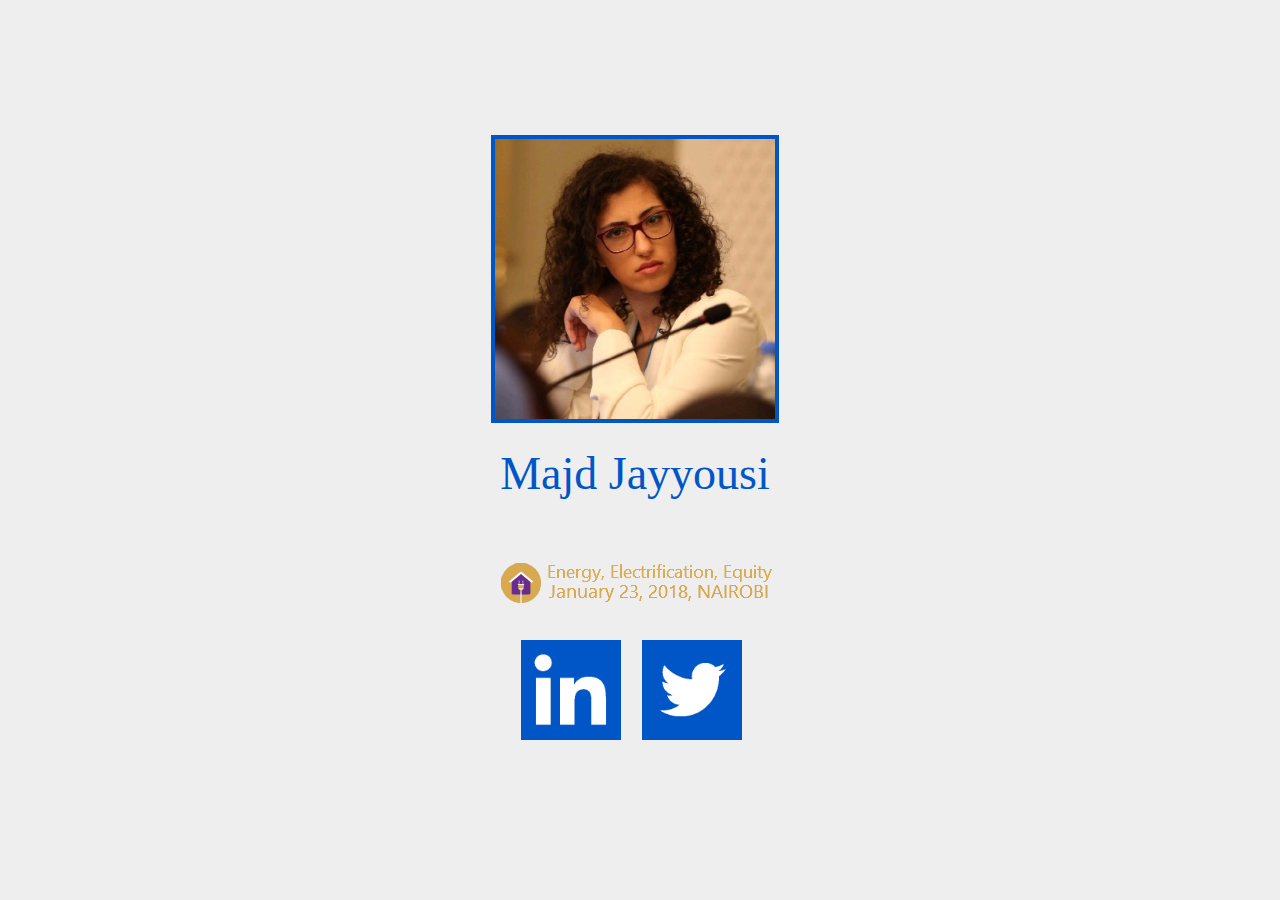
<file: index.html>
﻿<!DOCTYPE html>
<html>

<head>
    <meta http-equiv="Content-Type" content="text/html; charset=utf-8" />
    <meta name="Description" content="Personal website for Majd Jayyousi" />
    <meta name="keywords" content="capacity building, integrated systems, participation, collaboration, sustainability, arc initiative, arc-initiative, arc-initiative.org, arc, masdar institute, masdar, sustainable development, denes csala, majd, jayyousi, majd jayyousi, community empowerment, energy transitions, sustainable energy, renewable energy, systems thinking, energy poverty, poverty solutions, energy modeling, development modeling, poverty modeling, capabilities, capability enhancement, human capability enhancement, human capabilities, integrated systems approach, integrated sustainable systems development"
    />
    <meta name="viewport" content="width=300, target-densitydpi=150, initial-scale=0.999">
    <meta http-equiv="X-UA-Compatible" content="IE=edge" />
	<meta property="og:image" content="majd_jayyousi.jpg" />
<meta property="og:description" content="Personal website for Majd Jayyousi" />
<meta property="og:title" content="Majd Jayyousi | energy geographer"/>
<meta property="og:type" content="article"/>
<meta property="og:site_name" content="majdjayyousi.com"/>
<meta property="og:url" content="https://www.majdjayyousi.com"/>
<meta property="fb:admins" content="100000706971300"/>

    <title>Majd Jayyousi | energy geographer</title>
	<link rel="shortcut icon" href="favicon.ico" />
  <style>
html, body {
height: 95%;
}
body
{ 
background-color:#eee;
font-family: 'Trebuchet MS';
}
    #logos img{
       width:100px;
      height:100px;
    margin-right:17px;
    }
    #logos img:hover{
	outline:1px solid #FFF;
	-moz-box-shadow: 0 0 15px #333;
	-webkit-box-shadow: 0 0 15px #333;
	box-shadow:  0 0 15px #333;
}
</style>
  

</head>

<body>
  <body><table style="height:100%;width:100%"><tr> 
<td colspan=5 style="text-align: center; vertical-align: middle;">
<div><a href="https://www.majdjayyousi.com" rel="author">
<img width="280px" height="280px"  style="margin-top:50px;margin-left:-10px; border: 4px solid #0056c7;" src="majd_jayyousi.jpg" alt="Majd Jayyousi"/></a>
  <br><div style='margin-top:20px; margin-left:-10px;font-size:46px; color:#0056c7;'>Majd Jayyousi</div>  
  <br>
  <div style='margin-top:15px;'>
  <a target="_blank" href="nairobi2018/">
  <img src="nairobi2018/img/logo2.png" alt="Nairobi 2018"/ style="width:280px !important; height:40px !important; margin-top:30px;"></a>
  </div>
  <br><div id="logos" style='margin-top:15px;'>
  <a target="_blank" href="https://www.linkedin.com/in/majd-jayyousi-0455b214/">
  <img src="linkedin.png" alt="LinkedIn"/></a>
  <a target="_blank" href="https://twitter.com/majdj">
  <img src="twitter.png" alt="Twitter"/></a>
  <!--<a target="_blank" href="https://instagram.com/majdjayyousi">
  <img src="instagram.png" alt="Instagram"/></a>-->
  </div>
  </div>
  </td>
  </tr>
</table>
</body>
<link rel="publisher" href="https://plus.google.com/106181965793093327960" />
</html>
</file>
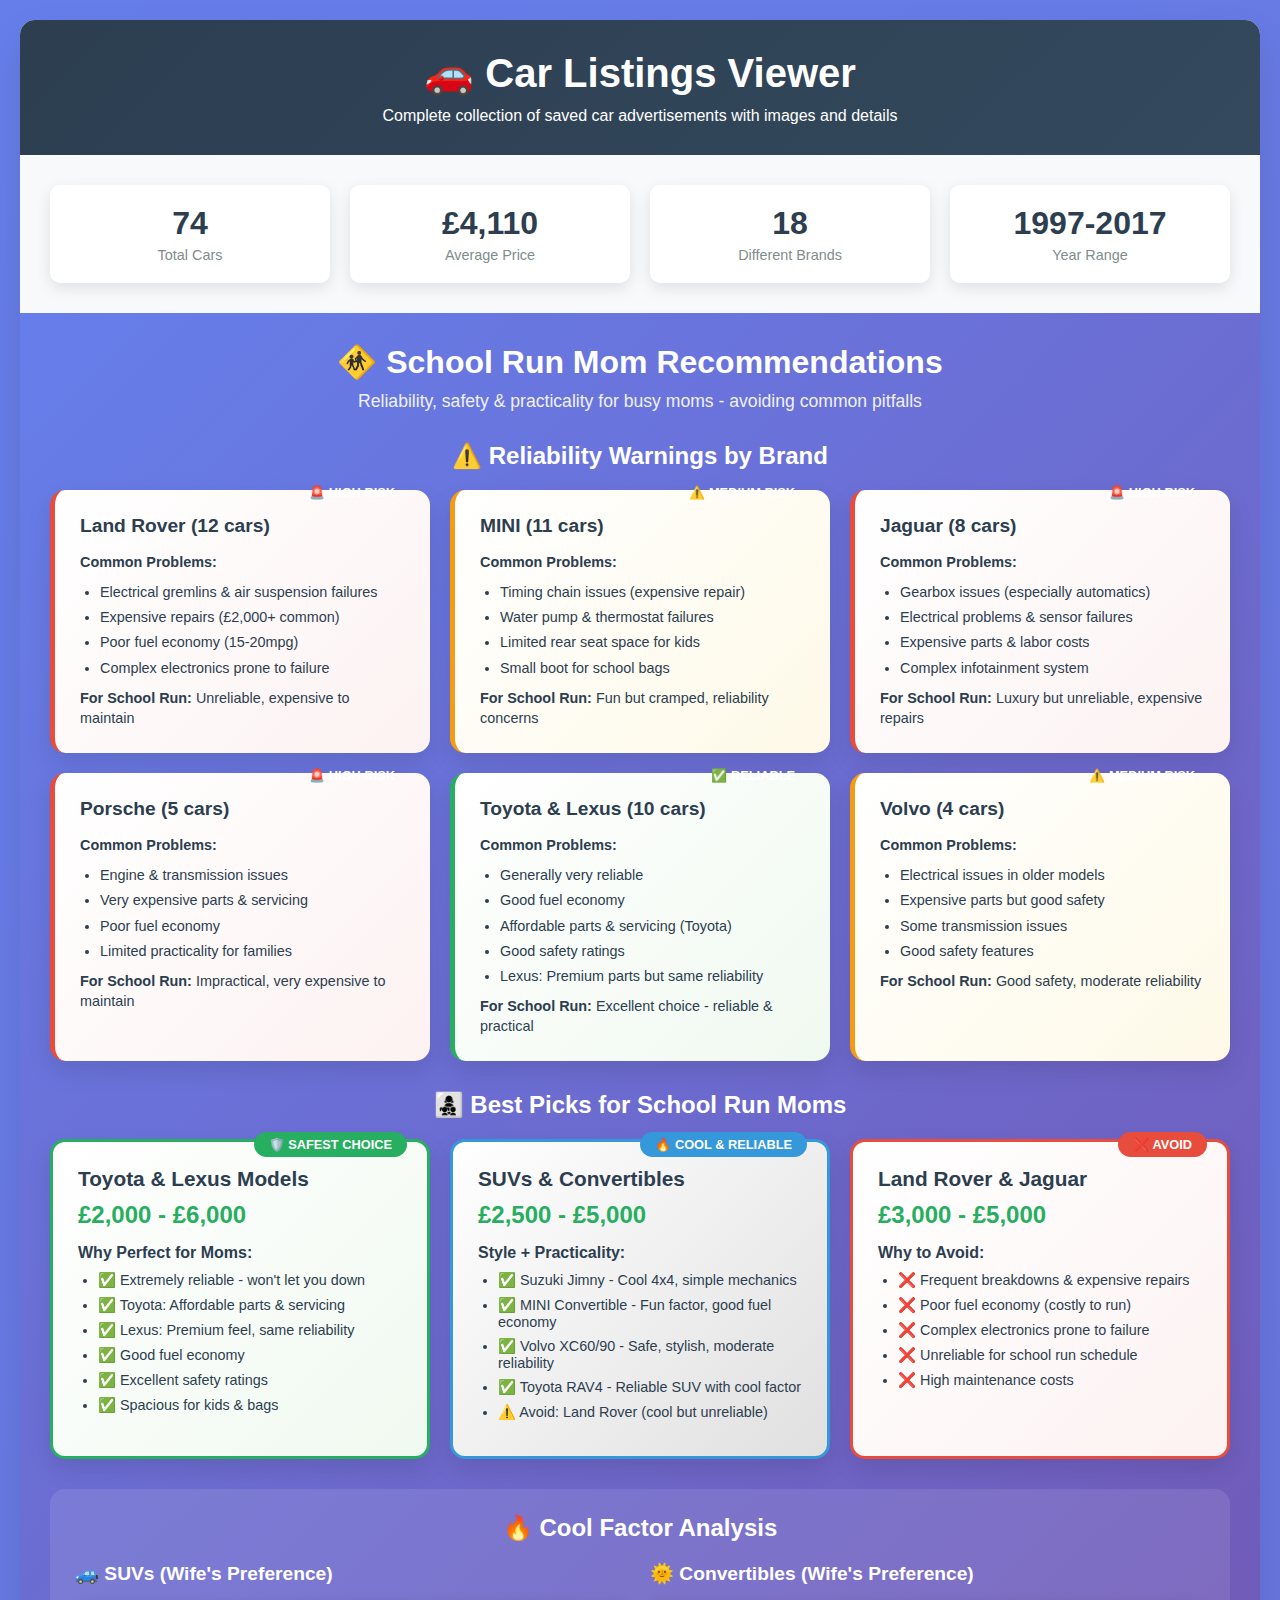
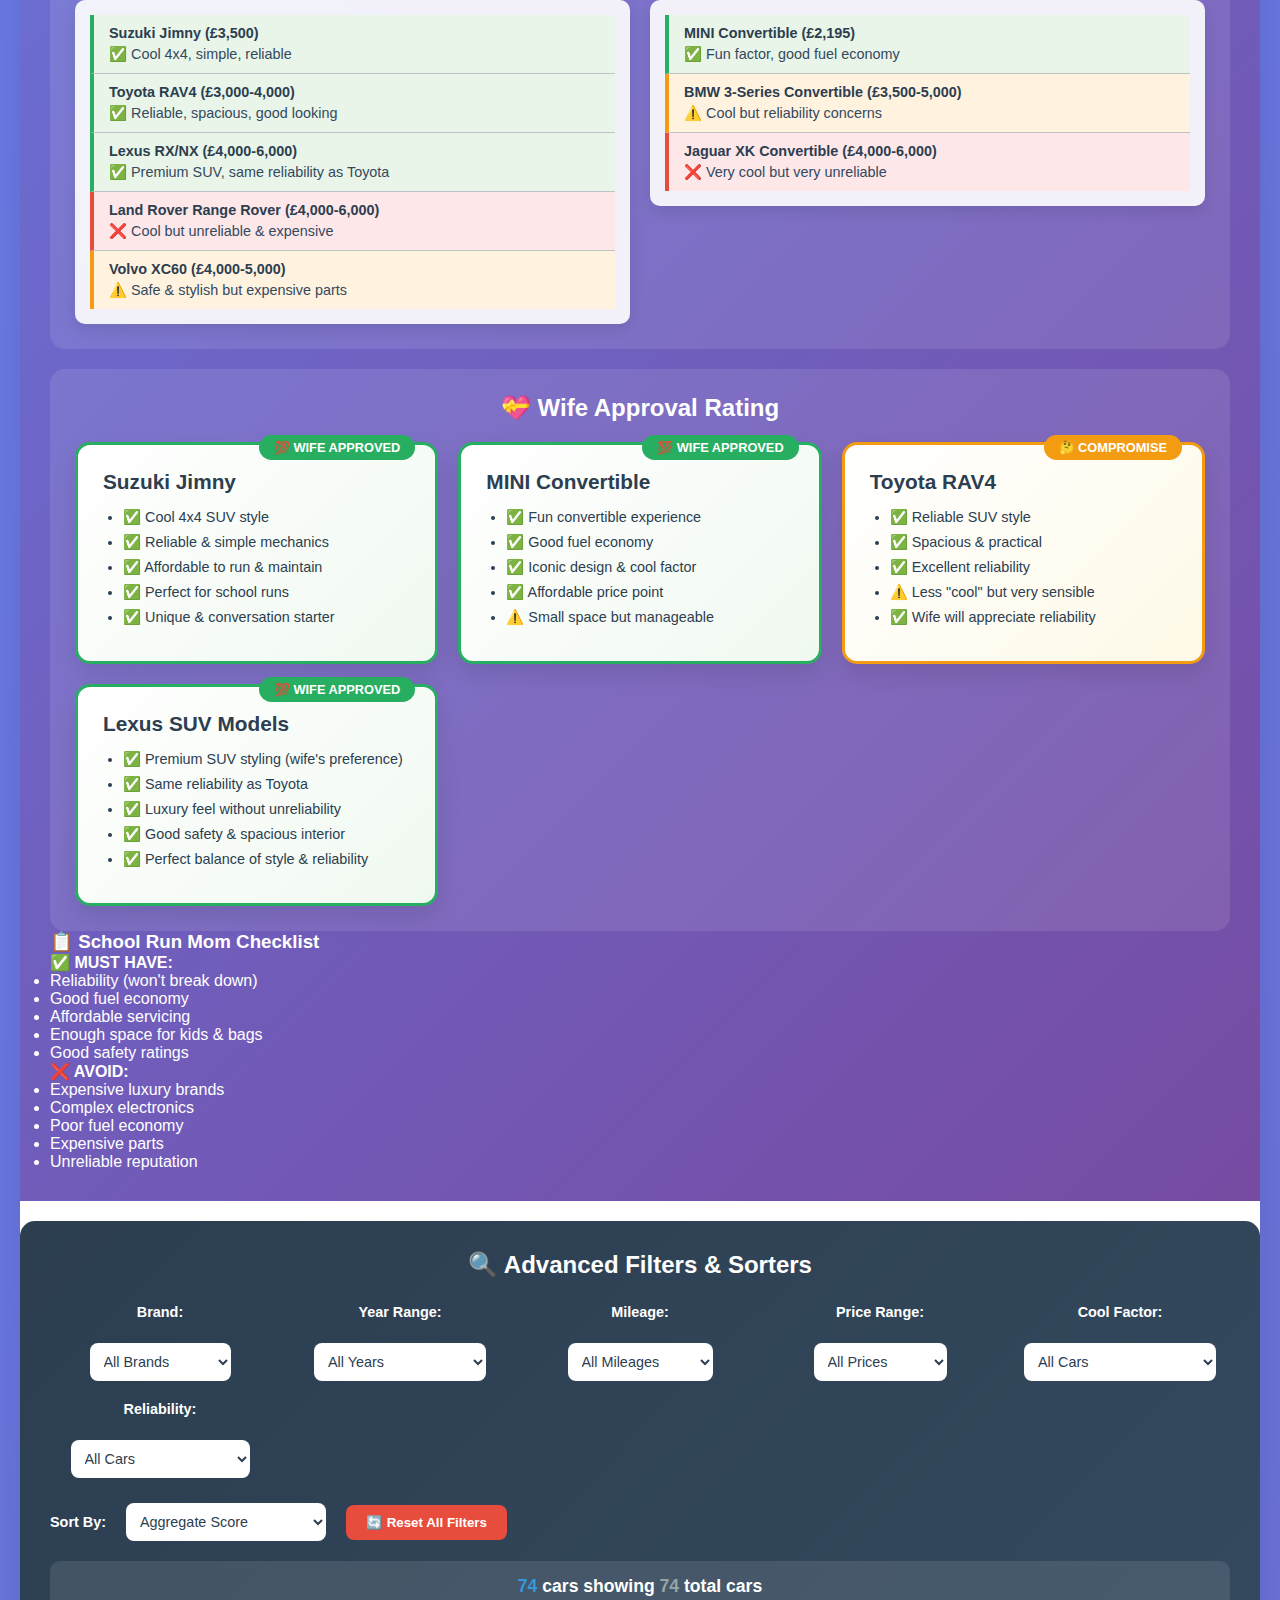
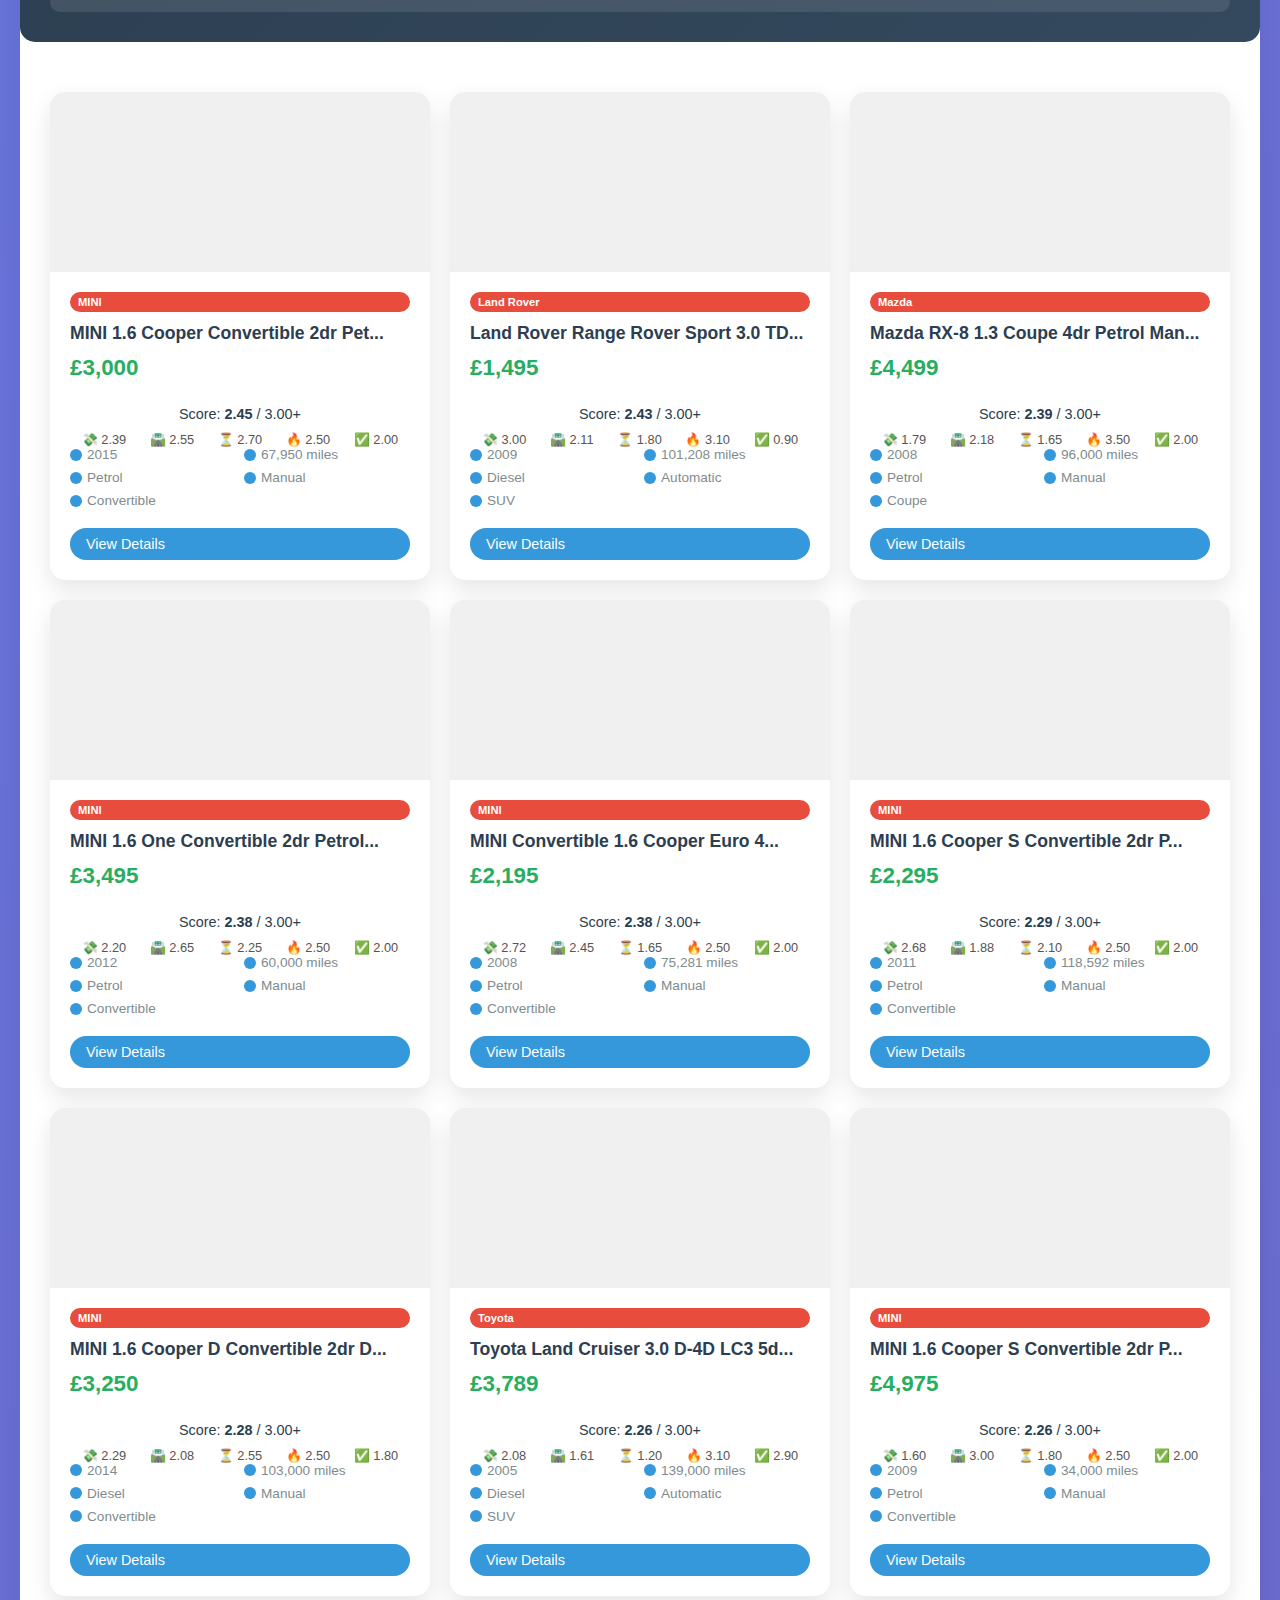
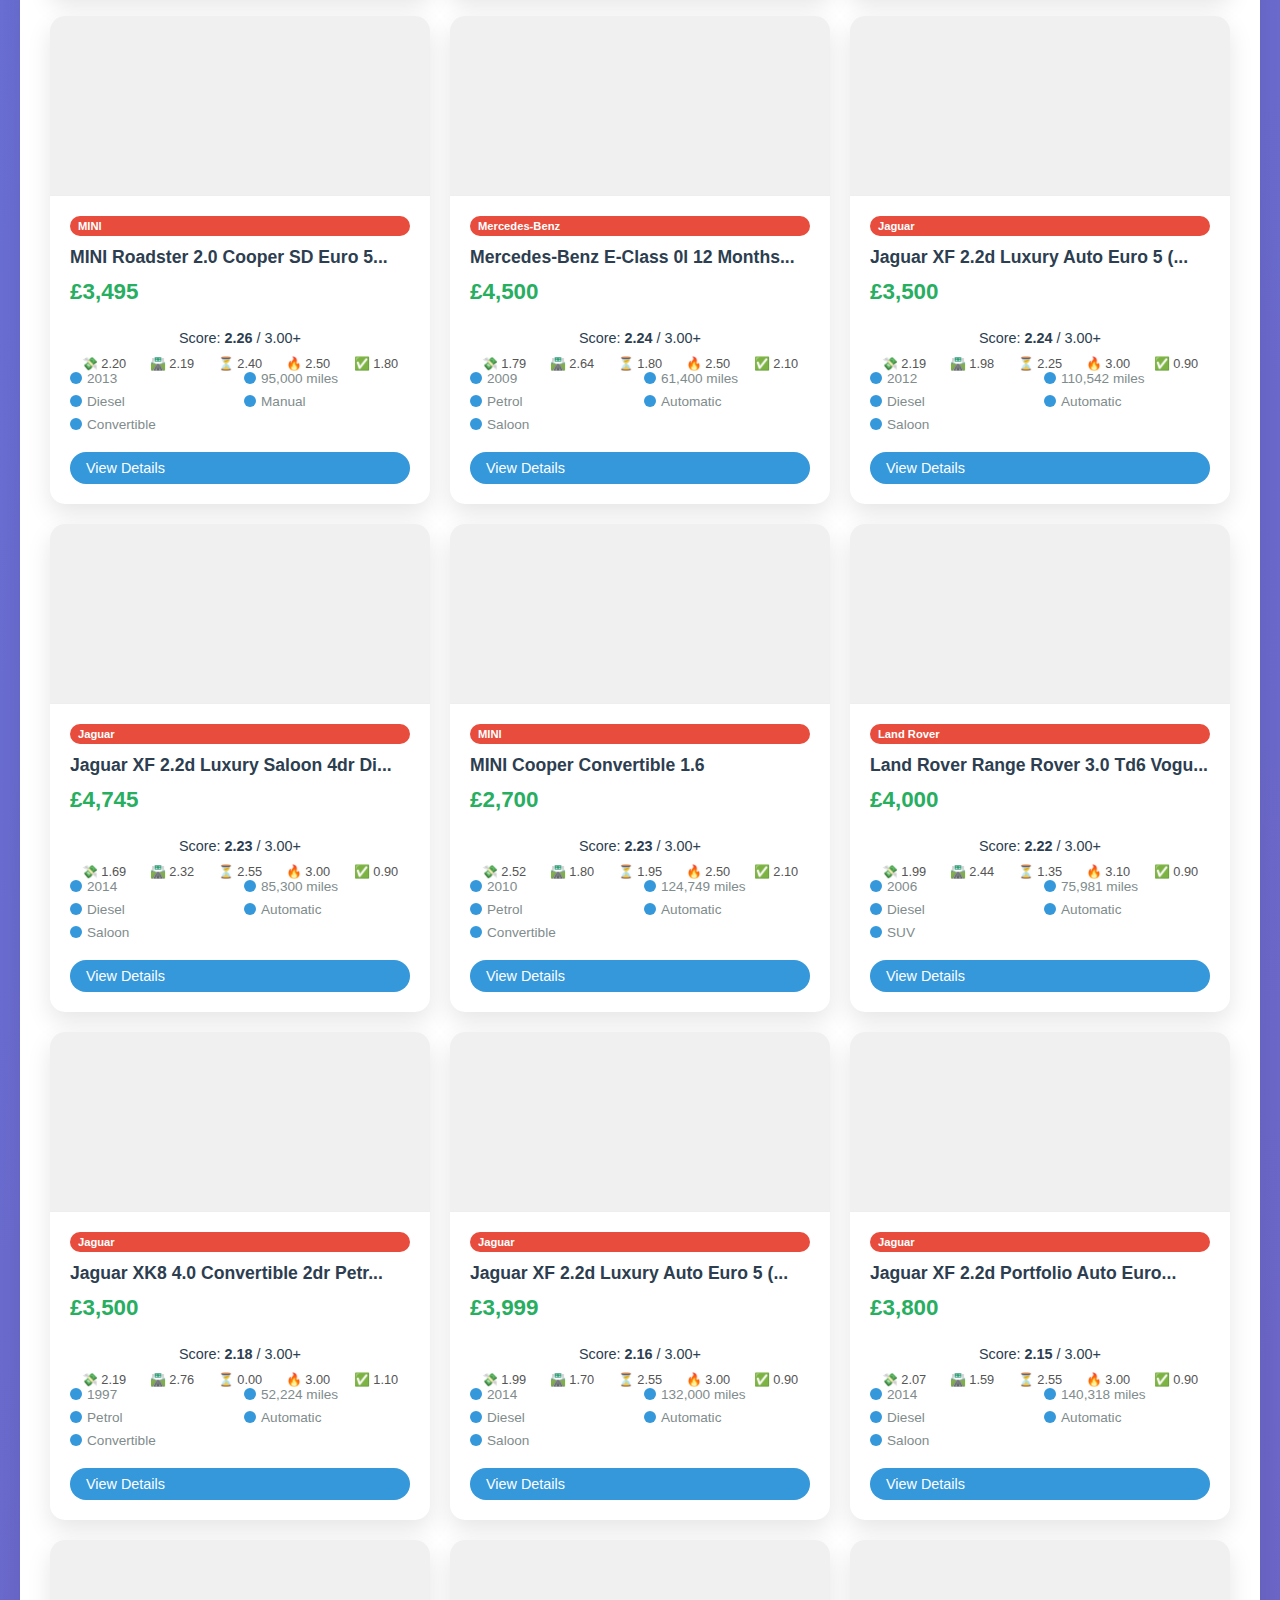
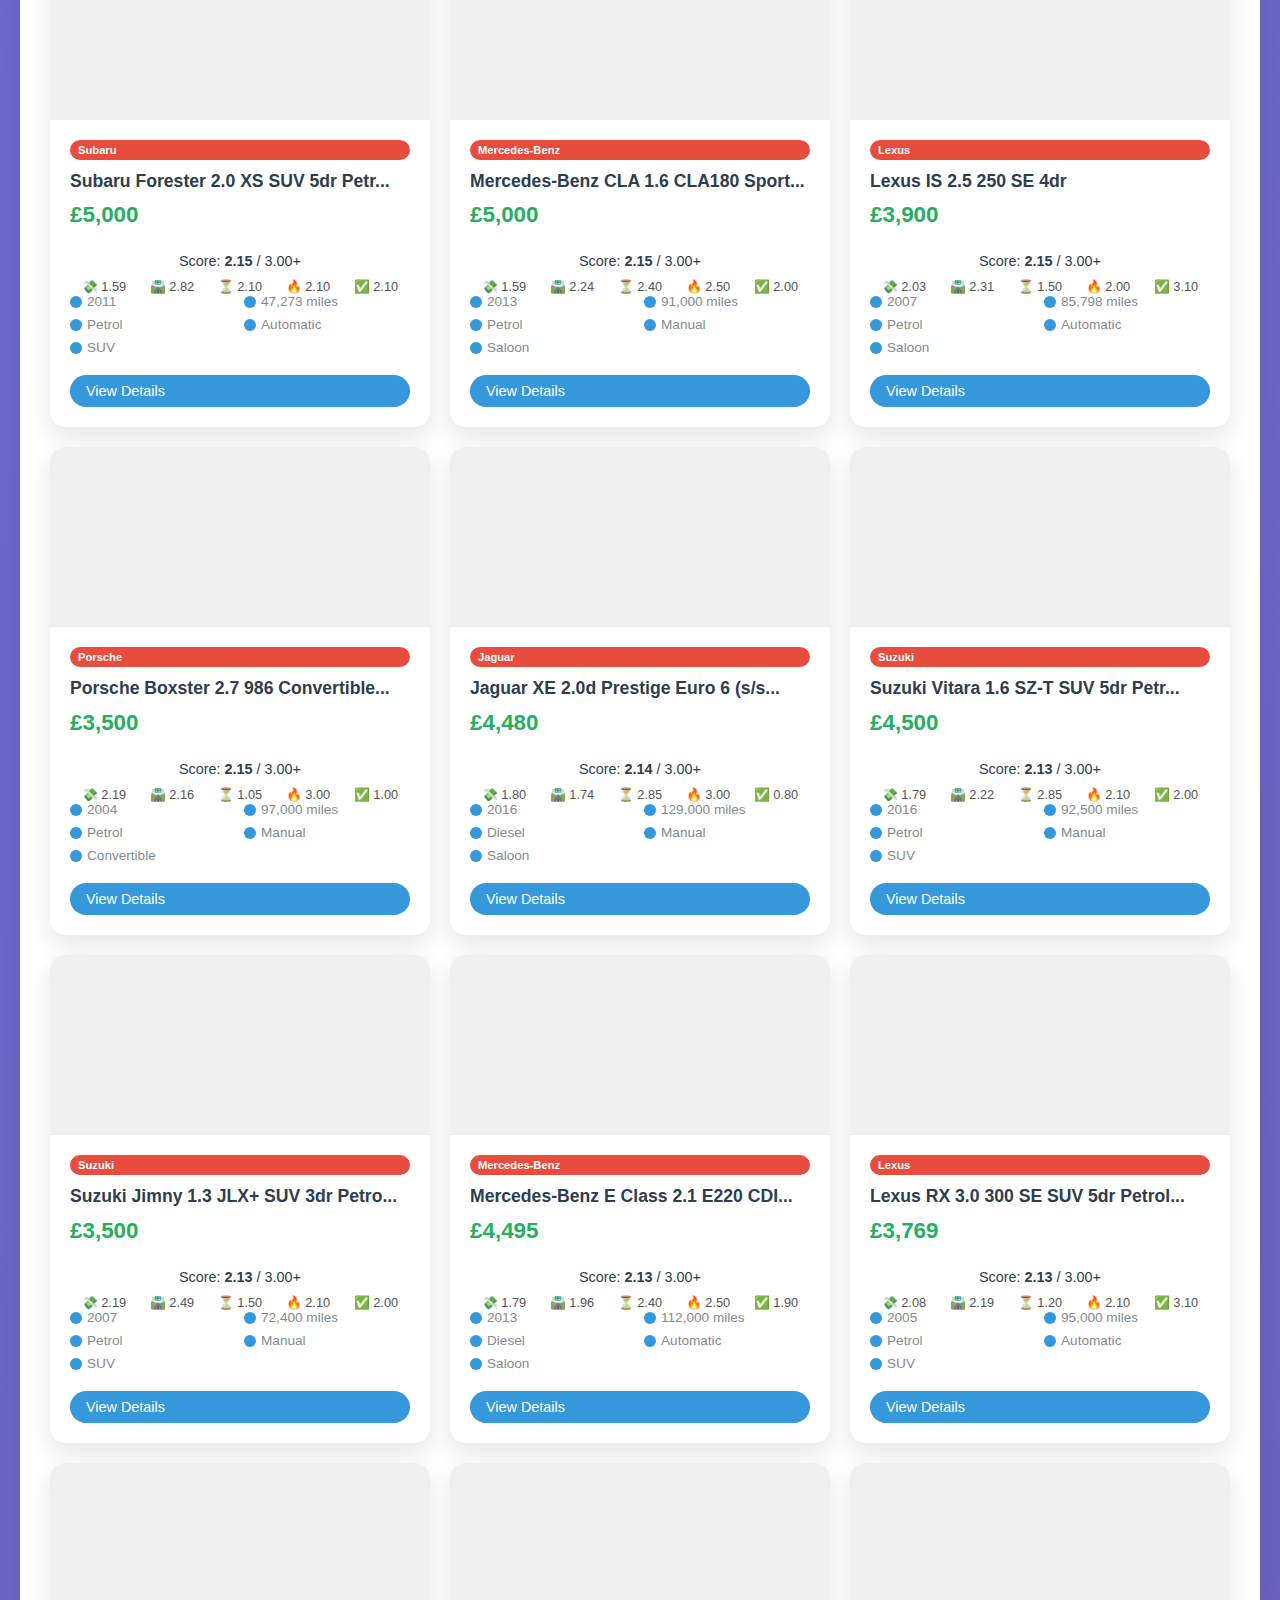
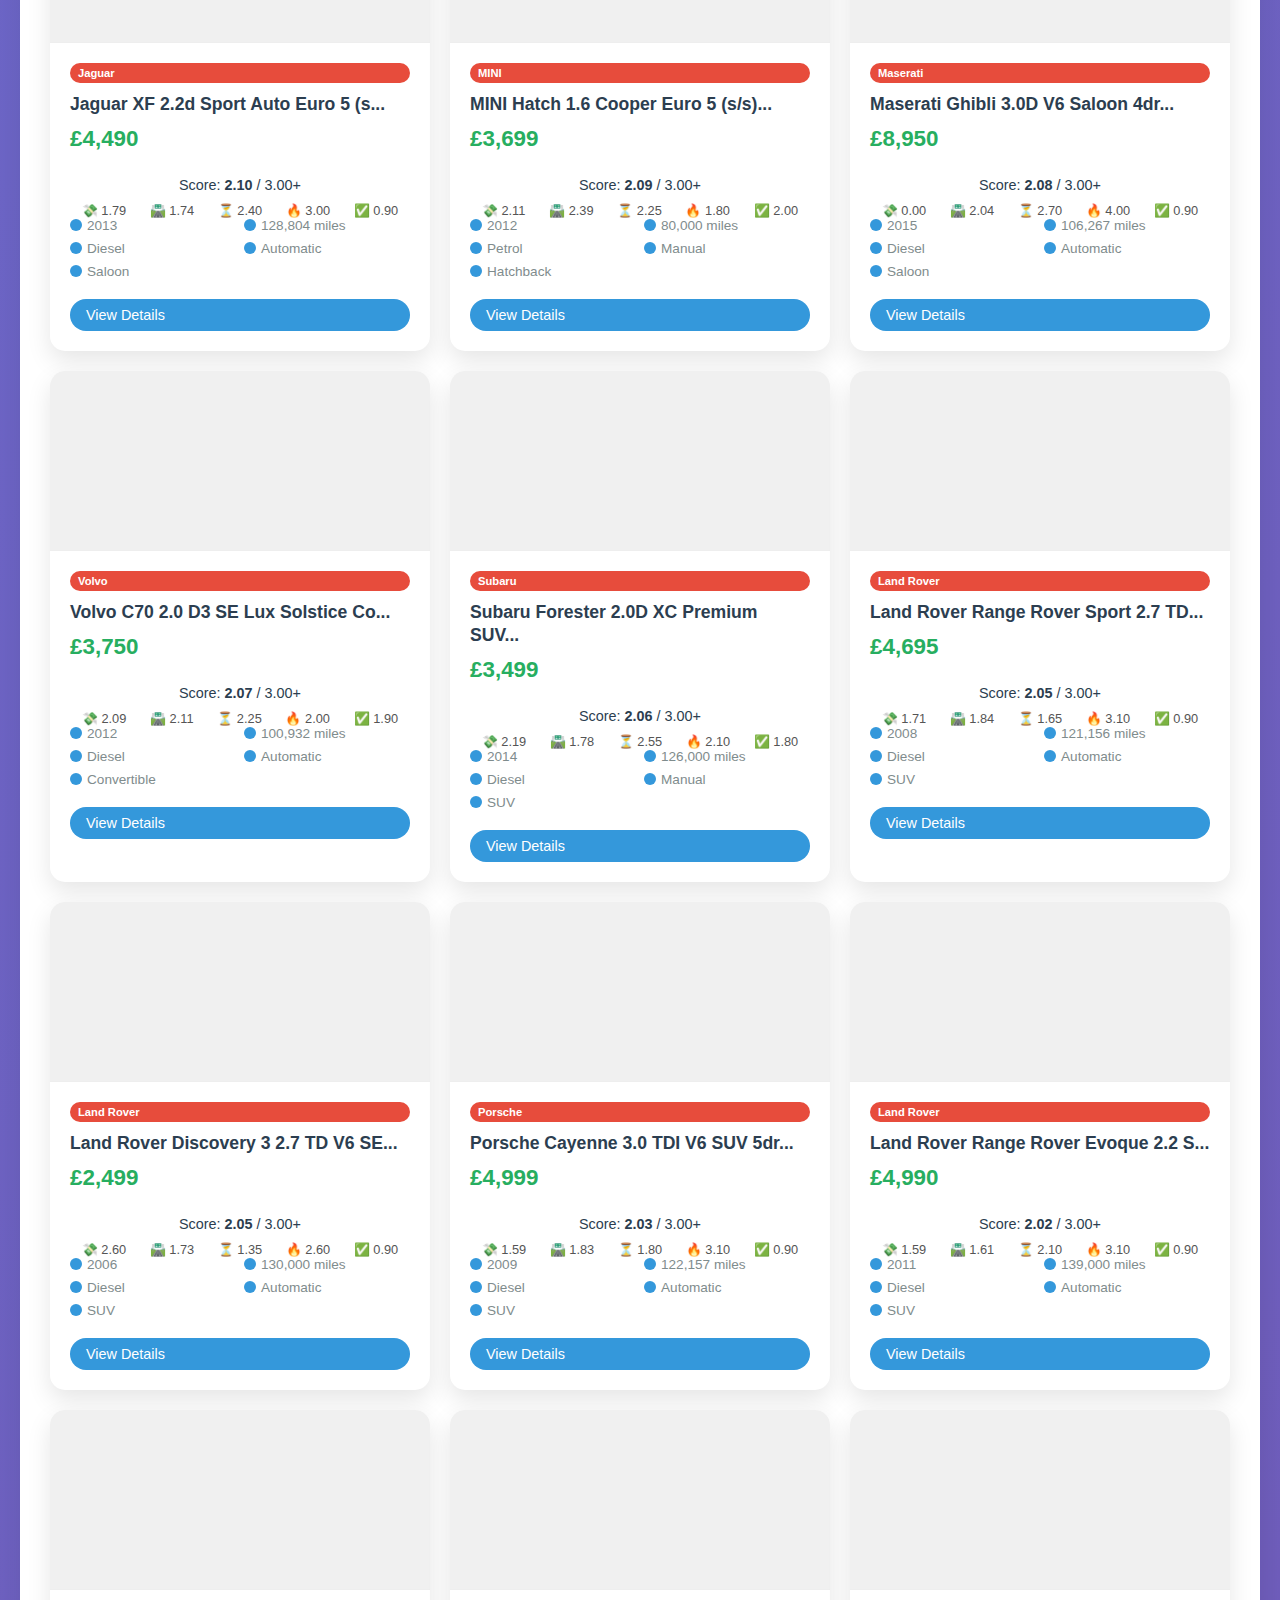
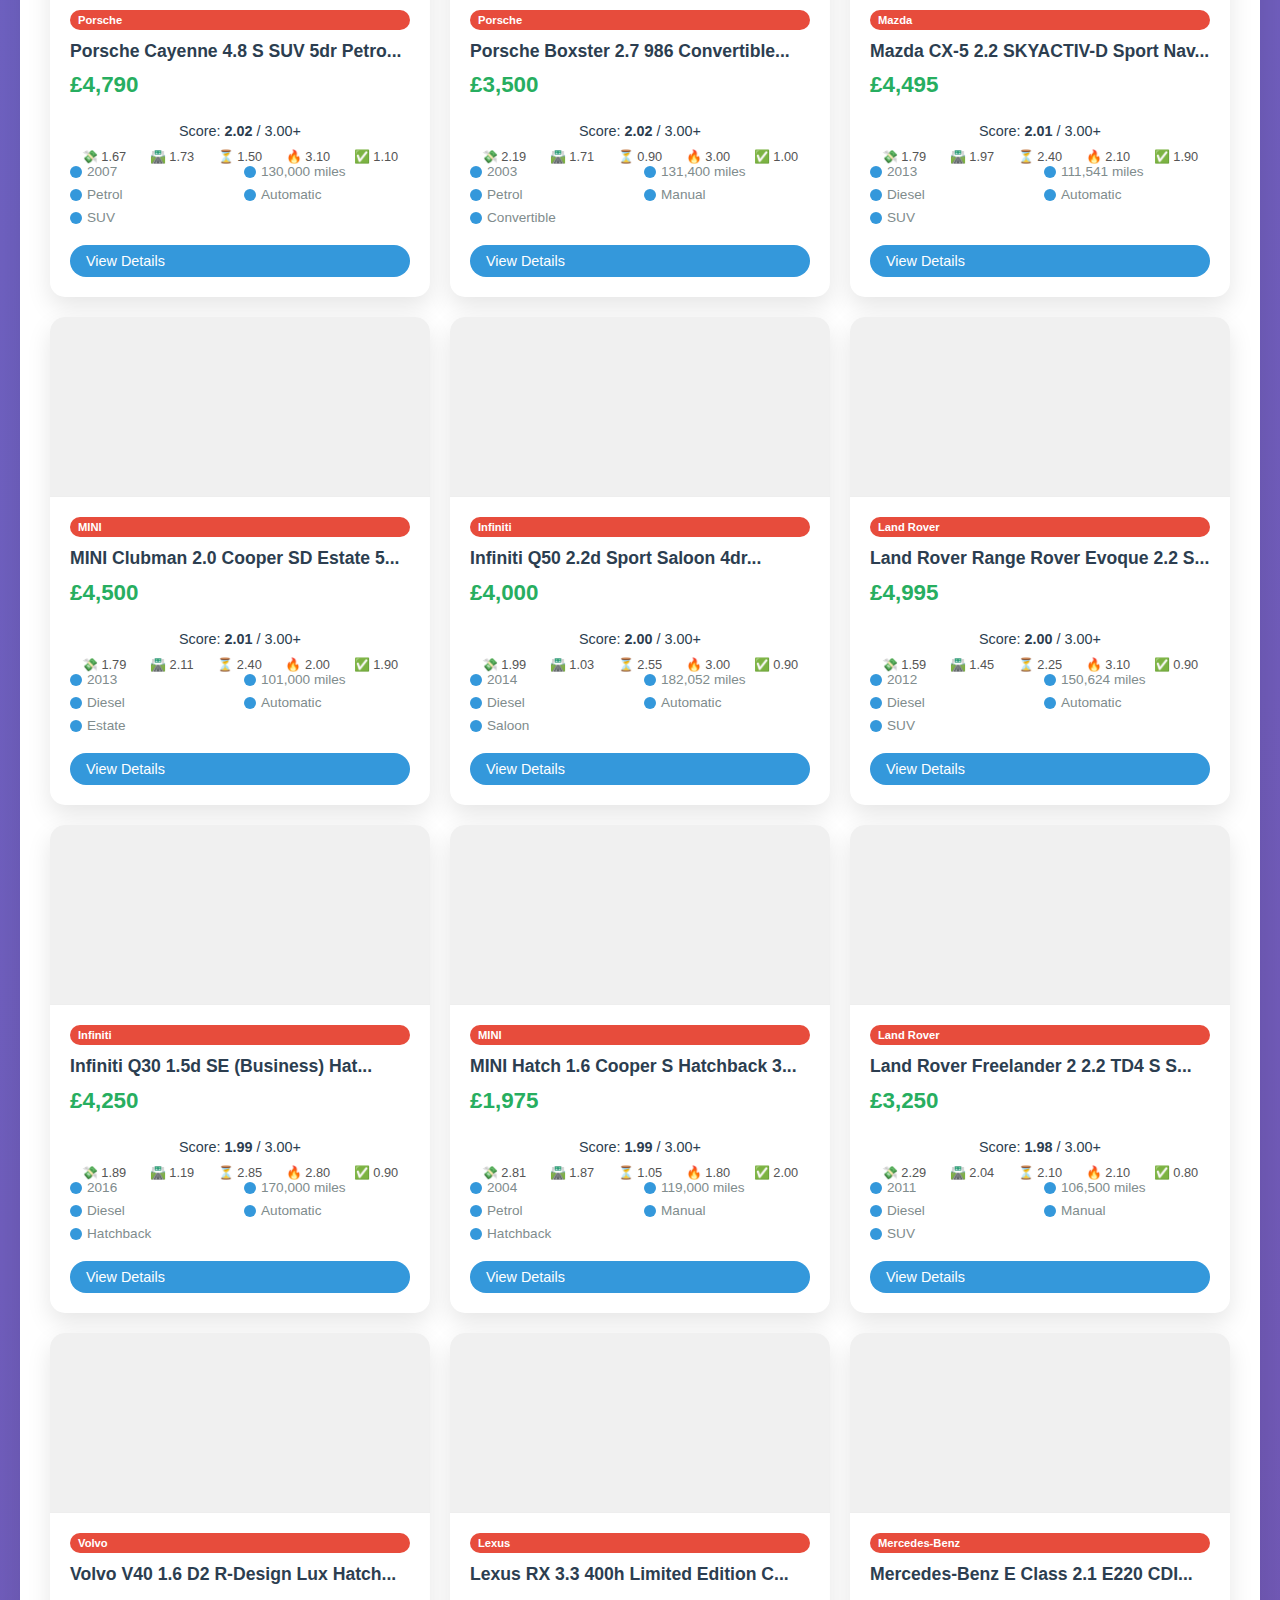
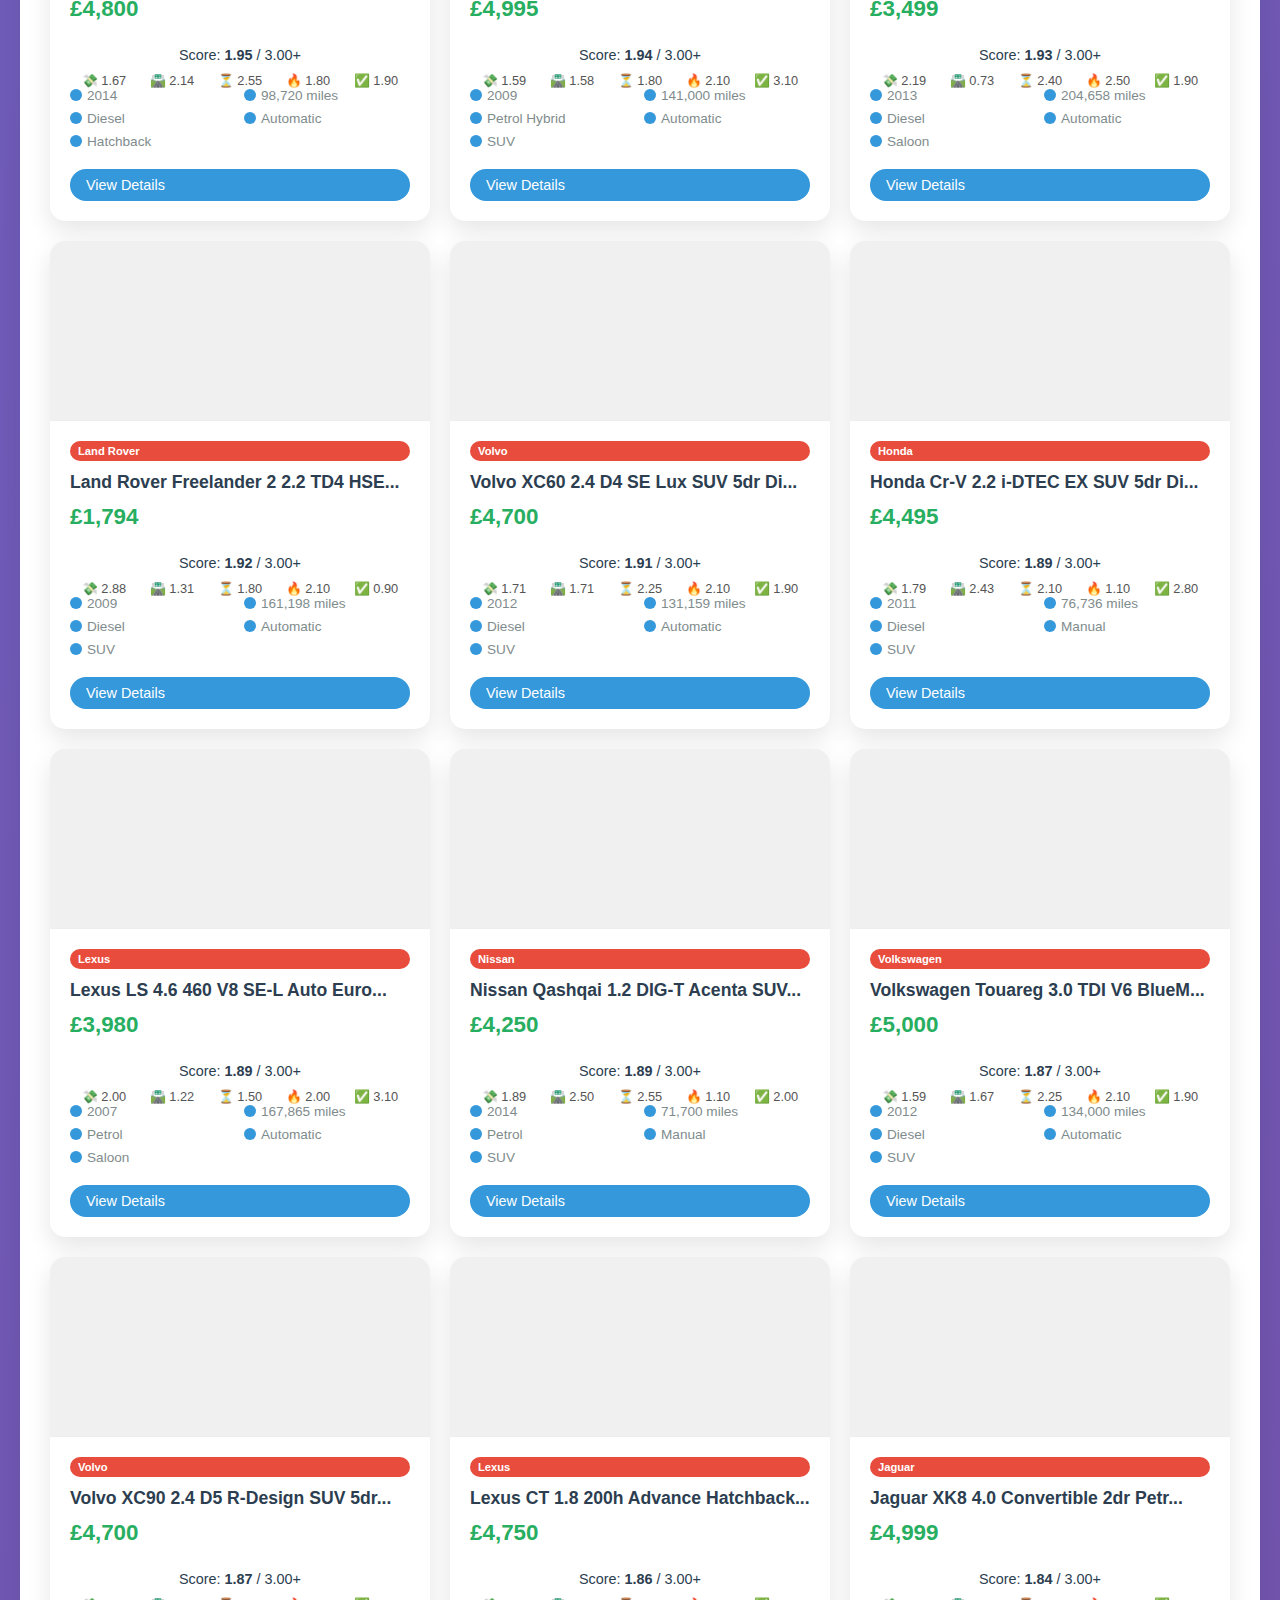
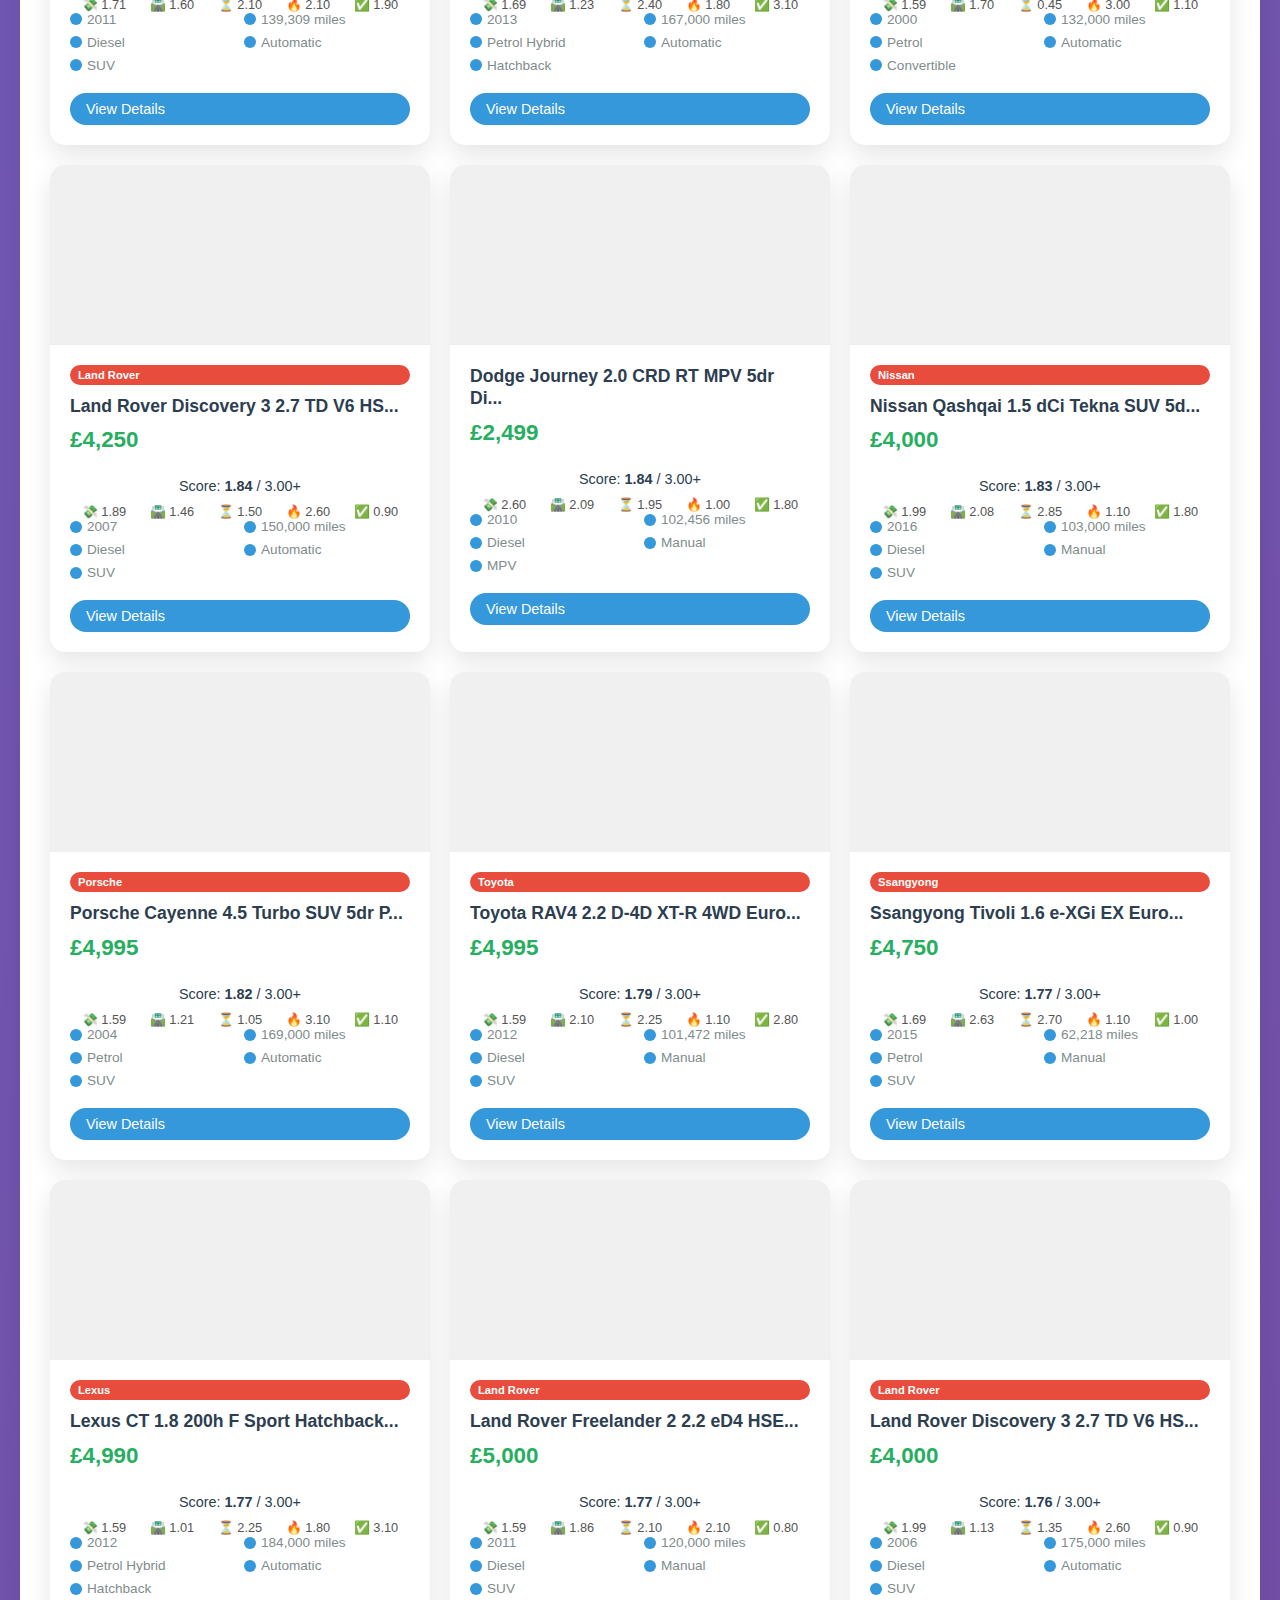
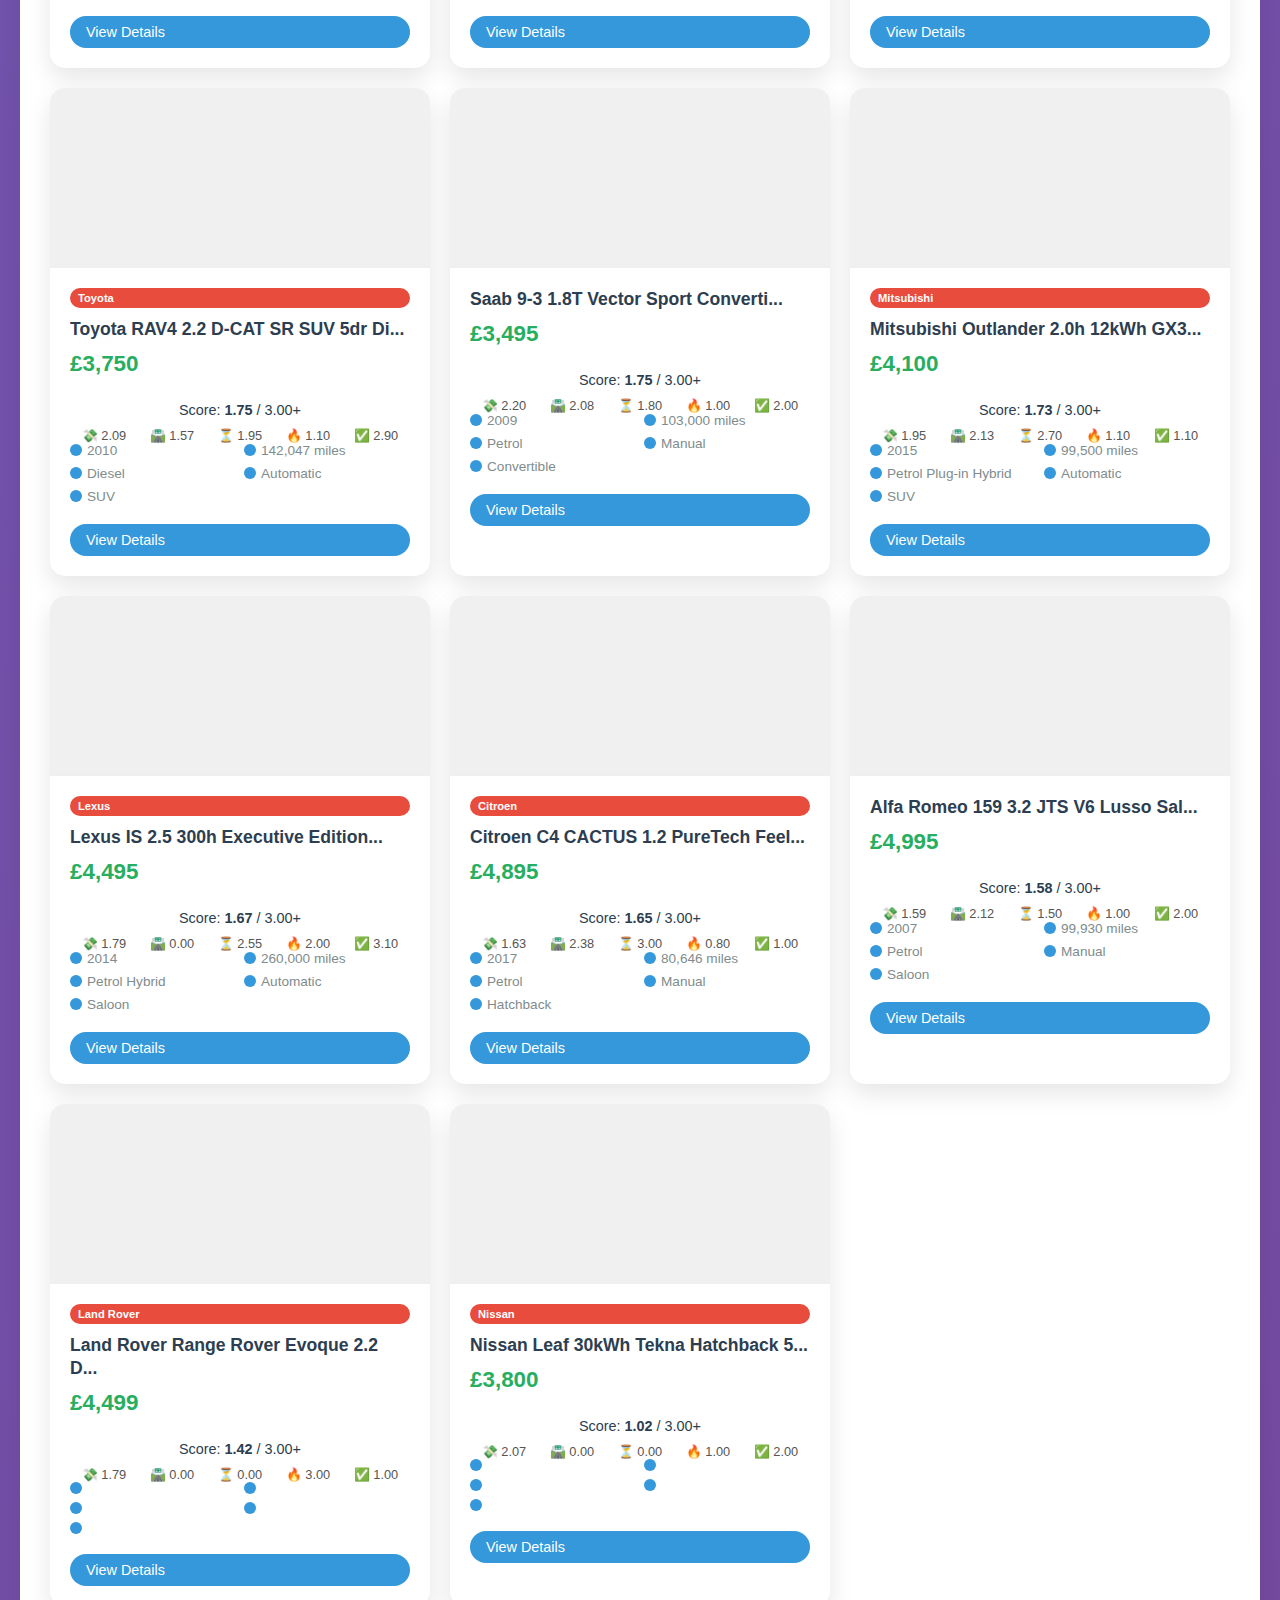
<file: test/car_viewer.html>
<!DOCTYPE html>
<html lang="en">
<head>
    <meta charset="UTF-8">
    <meta name="viewport" content="width=device-width, initial-scale=1.0">
    <title>Car Listings Viewer</title>
    <style>
        * {
            margin: 0;
            padding: 0;
            box-sizing: border-box;
        }

        body {
            font-family: 'Segoe UI', Tahoma, Geneva, Verdana, sans-serif;
            background: linear-gradient(135deg, #667eea 0%, #764ba2 100%);
            min-height: 100vh;
            padding: 20px;
        }

        .container {
            max-width: 1400px;
            margin: 0 auto;
            background: white;
            border-radius: 15px;
            box-shadow: 0 20px 40px rgba(0,0,0,0.1);
            overflow: hidden;
        }

        .header {
            background: linear-gradient(135deg, #2c3e50 0%, #34495e 100%);
            color: white;
            padding: 30px;
            text-align: center;
        }

        .header h1 {
            font-size: 2.5rem;
            margin-bottom: 10px;
        }

        .stats {
            display: grid;
            grid-template-columns: repeat(auto-fit, minmax(200px, 1fr));
            gap: 20px;
            padding: 30px;
            background: #f8f9fa;
        }

        .stat-card {
            background: white;
            padding: 20px;
            border-radius: 10px;
            text-align: center;
            box-shadow: 0 5px 15px rgba(0,0,0,0.1);
        }

        .stat-number {
            font-size: 2rem;
            font-weight: bold;
            color: #2c3e50;
        }

        .stat-label {
            color: #7f8c8d;
            font-size: 0.9rem;
            margin-top: 5px;
        }

        .filters {
            padding: 20px 30px;
            background: #ecf0f1;
            border-bottom: 1px solid #bdc3c7;
        }

        .filter-group {
            display: flex;
            gap: 15px;
            flex-wrap: wrap;
            align-items: center;
        }

        .filter-btn {
            padding: 8px 16px;
            border: none;
            border-radius: 20px;
            background: white;
            color: #2c3e50;
            cursor: pointer;
            transition: all 0.3s ease;
            font-size: 0.9rem;
        }

        .filter-btn:hover, .filter-btn.active {
            background: #3498db;
            color: white;
        }

        .cars-grid {
            display: grid;
            grid-template-columns: repeat(auto-fill, minmax(300px, 1fr));
            gap: 20px;
            padding: 30px;
        }

        .car-card {
            background: white;
            border-radius: 15px;
            overflow: hidden;
            box-shadow: 0 10px 25px rgba(0,0,0,0.1);
            transition: transform 0.3s ease, box-shadow 0.3s ease;
            display: flex;
            flex-direction: column;
            height: 100%;
        }

        .car-image {
            width: 100%;
            height: 180px;
            display: flex;
            align-items: center;
            justify-content: center;
            background: #f0f0f0;
            border-bottom: 1px solid #eee;
            flex-shrink: 0;
        }
        .car-image img {
            max-width: 90%;
            max-height: 160px;
            object-fit: contain;
            display: block;
            margin: 0 auto;
            background: #f0f0f0;
        }

        .car-info {
            padding: 20px;
            flex: 1 1 auto;
            display: flex;
            flex-direction: column;
            justify-content: flex-start;
        }

        .car-title {
            font-size: 1.1rem;
            font-weight: 600;
            color: #2c3e50;
            margin-bottom: 10px;
            line-height: 1.3;
            word-break: break-word;
        }

        .car-price {
            font-size: 1.4rem;
            font-weight: bold;
            color: #27ae60;
            margin-bottom: 15px;
        }

        .car-details {
            display: grid;
            grid-template-columns: 1fr 1fr;
            gap: 8px;
            font-size: 0.85rem;
            color: #7f8c8d;
            margin-bottom: 10px;
        }

        .detail-item {
            display: flex;
            align-items: center;
            gap: 5px;
        }

        .detail-icon {
            width: 12px;
            height: 12px;
            background: #3498db;
            border-radius: 50%;
            display: inline-block;
        }

        .brand-tag {
            display: inline-block;
            padding: 4px 8px;
            background: #e74c3c;
            color: white;
            border-radius: 12px;
            font-size: 0.7rem;
            font-weight: bold;
            margin-bottom: 10px;
        }

        .car-link {
            display: inline-block;
            margin-top: 10px;
            padding: 8px 16px;
            background: #3498db;
            color: white;
            text-decoration: none;
            border-radius: 20px;
            font-size: 0.9rem;
            transition: background 0.3s ease;
        }

        .car-link:hover {
            background: #2980b9;
        }

        /* Car Ratings */
        .car-ratings {
            display: flex;
            gap: 10px;
            margin: 10px 0;
        }

        .cool-factor, .reliability {
            padding: 4px 8px;
            border-radius: 12px;
            font-size: 0.8rem;
            font-weight: bold;
        }

        .cool-factor.high {
            background: #e74c3c;
            color: white;
        }

        .cool-factor.medium {
            background: #f39c12;
            color: white;
        }

        .cool-factor.low {
            background: #95a5a6;
            color: white;
        }

        .reliability.high {
            background: #27ae60;
            color: white;
        }

        .reliability.medium {
            background: #f39c12;
            color: white;
        }

        .reliability.low {
            background: #e74c3c;
            color: white;
        }

        /* Recommendations Section */
        .recommendations {
            padding: 30px;
            background: linear-gradient(135deg, #667eea 0%, #764ba2 100%);
            color: white;
        }

        .recommendations-header {
            text-align: center;
            margin-bottom: 30px;
        }

        .recommendations-header h2 {
            font-size: 2rem;
            margin-bottom: 10px;
        }

        .recommendations-header p {
            font-size: 1.1rem;
            opacity: 0.9;
        }

        /* Reliability Warnings */
        .reliability-warnings h3 {
            font-size: 1.5rem;
            margin-bottom: 20px;
            text-align: center;
        }

        .warnings-grid {
            display: grid;
            grid-template-columns: repeat(auto-fit, minmax(350px, 1fr));
            gap: 20px;
            margin-bottom: 30px;
        }

        .warning-card {
            background: white;
            border-radius: 15px;
            padding: 25px;
            color: #2c3e50;
            position: relative;
            box-shadow: 0 10px 25px rgba(0,0,0,0.1);
        }

        .warning-card.high-risk {
            border-left: 5px solid #e74c3c;
            background: linear-gradient(135deg, #fff 0%, #fdf2f2 100%);
        }

        .warning-card.medium-risk {
            border-left: 5px solid #f39c12;
            background: linear-gradient(135deg, #fff 0%, #fef9e7 100%);
        }

        .warning-card.low-risk {
            border-left: 5px solid #27ae60;
            background: linear-gradient(135deg, #fff 0%, #f0f9f0 100%);
        }

        .warning-badge {
            position: absolute;
            top: -10px;
            right: 20px;
            padding: 5px 15px;
            border-radius: 20px;
            font-size: 0.8rem;
            font-weight: bold;
            color: white;
        }

        .warning-badge:contains("HIGH RISK") {
            background: #e74c3c;
        }

        .warning-badge:contains("MEDIUM RISK") {
            background: #f39c12;
        }

        .warning-badge:contains("RELIABLE") {
            background: #27ae60;
        }

        .warning-card h4 {
            font-size: 1.2rem;
            margin-bottom: 15px;
            color: #2c3e50;
        }

        .warning-issues {
            font-size: 0.9rem;
            line-height: 1.4;
        }

        .warning-issues ul {
            margin: 10px 0;
            padding-left: 20px;
        }

        .warning-issues li {
            margin-bottom: 5px;
        }

        /* Mom Recommendations */
        .mom-recommendations h3 {
            font-size: 1.5rem;
            margin-bottom: 20px;
            text-align: center;
        }

        .mom-recommendations-grid {
            display: grid;
            grid-template-columns: repeat(auto-fit, minmax(300px, 1fr));
            gap: 20px;
            margin-bottom: 30px;
        }

        .mom-recommendation-card {
            background: white;
            border-radius: 15px;
            padding: 25px;
            color: #2c3e50;
            position: relative;
            box-shadow: 0 10px 25px rgba(0,0,0,0.1);
        }

        .mom-recommendation-card.top-safe {
            border: 3px solid #27ae60;
            background: linear-gradient(135deg, #fff 0%, #f0f9f0 100%);
        }

        .mom-recommendation-card.avoid {
            border: 3px solid #e74c3c;
            background: linear-gradient(135deg, #fff 0%, #fdf2f2 100%);
        }

        .mom-recommendation-card.medium {
            border: 3px solid #f39c12;
            background: linear-gradient(135deg, #fff 0%, #fef9e7 100%);
        }

        .safe-badge {
            position: absolute;
            top: -10px;
            right: 20px;
            background: #27ae60;
            color: white;
            padding: 5px 15px;
            border-radius: 20px;
            font-size: 0.8rem;
            font-weight: bold;
        }

        .avoid-badge {
            position: absolute;
            top: -10px;
            right: 20px;
            background: #e74c3c;
            color: white;
            padding: 5px 15px;
            border-radius: 20px;
            font-size: 0.8rem;
            font-weight: bold;
        }

        .medium-badge {
            position: absolute;
            top: -10px;
            right: 20px;
            background: #f39c12;
            color: white;
            padding: 5px 15px;
            border-radius: 20px;
            font-size: 0.8rem;
            font-weight: bold;
        }

        .mom-recommendation-card h4 {
            font-size: 1.3rem;
            margin-bottom: 10px;
            color: #2c3e50;
        }

        .mom-price {
            font-size: 1.5rem;
            font-weight: bold;
            color: #27ae60;
            margin-bottom: 15px;
        }

        .mom-reasons ul {
            margin: 10px 0;
            padding-left: 20px;
        }

        .mom-reasons li {
            margin-bottom: 8px;
            font-size: 0.9rem;
        }

        /* Cool & Reliable */
        .cool-reliable {
            border: 3px solid #3498db; /* A distinct color for cool & reliable */
            background: linear-gradient(135deg, #fff 0%, #e0e0e0 100%);
        }

        .cool-badge {
            position: absolute;
            top: -10px;
            right: 20px;
            background: #3498db;
            color: white;
            padding: 5px 15px;
            border-radius: 20px;
            font-size: 0.8rem;
            font-weight: bold;
        }

        /* Cool Factor Analysis */
        .cool-picks {
            background: rgba(255,255,255,0.1);
            border-radius: 15px;
            padding: 25px;
            margin-top: 20px;
        }

        .cool-picks h3 {
            font-size: 1.5rem;
            margin-bottom: 20px;
            text-align: center;
        }

        .cool-grid {
            display: grid;
            grid-template-columns: repeat(auto-fit, minmax(300px, 1fr));
            gap: 20px;
        }

        .cool-category h4 {
            font-size: 1.2rem;
            margin-bottom: 15px;
            color: white;
        }

        .cool-options {
            background: rgba(255,255,255,0.9);
            border-radius: 10px;
            padding: 15px;
            box-shadow: 0 5px 15px rgba(0,0,0,0.1);
        }

        .cool-option {
            padding: 10px 15px;
            border-bottom: 1px solid #bdc3c7;
            font-size: 0.9rem;
            color: #34495e;
        }

        .cool-option:last-child {
            border-bottom: none;
        }

        .cool-option strong {
            font-weight: bold;
            color: #2c3e50;
            display: block;
            margin-bottom: 5px;
        }

        .cool-option.good {
            background: #e8f5e8;
            border-left: 4px solid #27ae60;
        }

        .cool-option.medium {
            background: #fff3e0;
            border-left: 4px solid #f39c12;
        }

        .cool-option.bad {
            background: #fde7e9;
            border-left: 4px solid #e74c3c;
        }

        /* Wife Approval Rating */
        .wife-approval {
            background: rgba(255,255,255,0.1);
            border-radius: 15px;
            padding: 25px;
            margin-top: 20px;
        }

        .wife-approval h3 {
            font-size: 1.5rem;
            margin-bottom: 20px;
            text-align: center;
        }

        .approval-grid {
            display: grid;
            grid-template-columns: repeat(auto-fit, minmax(300px, 1fr));
            gap: 20px;
        }

        .approval-card {
            background: white;
            border-radius: 15px;
            padding: 25px;
            color: #2c3e50;
            position: relative;
            box-shadow: 0 10px 25px rgba(0,0,0,0.1);
        }

        .approval-card.high {
            border: 3px solid #27ae60;
            background: linear-gradient(135deg, #fff 0%, #f0f9f0 100%);
        }

        .approval-card.medium {
            border: 3px solid #f39c12;
            background: linear-gradient(135deg, #fff 0%, #fef9e7 100%);
        }

        .approval-badge {
            position: absolute;
            top: -10px;
            right: 20px;
            color: white;
            padding: 5px 15px;
            border-radius: 20px;
            font-size: 0.8rem;
            font-weight: bold;
        }

        .approval-card.high .approval-badge {
            background: #27ae60;
        }

        .approval-card.medium .approval-badge {
            background: #f39c12;
        }

        .approval-card h4 {
            font-size: 1.3rem;
            margin-bottom: 15px;
            color: #2c3e50;
        }

        .approval-reasons ul {
            margin: 10px 0;
            padding-left: 20px;
        }

        .approval-reasons li {
            margin-bottom: 8px;
            font-size: 0.9rem;
        }

        /* Advanced Filters */
        .advanced-filters {
            background: linear-gradient(135deg, #2c3e50 0%, #34495e 100%);
            color: white;
            padding: 30px;
            margin: 20px 0;
            border-radius: 15px;
        }

        .advanced-filters h3 {
            font-size: 1.5rem;
            margin-bottom: 25px;
            text-align: center;
        }

        .filter-controls {
            display: grid;
            grid-template-columns: repeat(auto-fit, minmax(200px, 1fr));
            gap: 20px;
            margin-bottom: 25px;
        }

        .filter-group {
            display: flex;
            flex-direction: column;
        }

        .filter-group label {
            font-weight: bold;
            margin-bottom: 8px;
            font-size: 0.9rem;
        }

        .filter-group select {
            padding: 10px;
            border: none;
            border-radius: 8px;
            background: white;
            color: #2c3e50;
            font-size: 0.9rem;
            cursor: pointer;
        }

        .filter-group select:focus {
            outline: none;
            box-shadow: 0 0 0 2px #3498db;
        }

        .sort-controls {
            display: flex;
            align-items: center;
            gap: 20px;
            margin-bottom: 20px;
            flex-wrap: wrap;
        }

        .sort-controls label {
            font-weight: bold;
            font-size: 0.9rem;
        }

        .sort-controls select {
            padding: 10px;
            border: none;
            border-radius: 8px;
            background: white;
            color: #2c3e50;
            font-size: 0.9rem;
            cursor: pointer;
            min-width: 200px;
        }

        .reset-btn {
            padding: 10px 20px;
            background: #e74c3c;
            color: white;
            border: none;
            border-radius: 8px;
            cursor: pointer;
            font-weight: bold;
            transition: background 0.3s ease;
        }

        .reset-btn:hover {
            background: #c0392b;
        }

        .filter-stats {
            text-align: center;
            font-size: 1.1rem;
            font-weight: bold;
            padding: 15px;
            background: rgba(255,255,255,0.1);
            border-radius: 10px;
        }

        #filteredCount {
            color: #3498db;
        }

        #totalCount {
            color: #95a5a6;
        }

        .car-score {
            font-size: 0.9rem;
            color: #2c3e50;
            margin: 10px 0 0 0;
            text-align: center;
        }

        .car-subscores {
            display: flex;
            justify-content: space-around;
            margin-top: 10px;
            font-size: 0.8rem;
            color: #555;
        }

        .car-subscores span {
            display: flex;
            align-items: center;
            gap: 5px;
        }

        @media (max-width: 768px) {
            .cars-grid {
                grid-template-columns: 1fr;
                padding: 20px;
            }

            .header h1 {
                font-size: 2rem;
            }

            .stats {
                grid-template-columns: repeat(2, 1fr);
                padding: 20px;
            }

            .recommendations-grid {
                grid-template-columns: 1fr;
            }

            .analysis-grid {
                grid-template-columns: 1fr;
            }

            .category-grid {
                grid-template-columns: 1fr;
            }
        }
    </style>
</head>
<body>
    <div class="container">
        <div class="header">
            <h1>🚗 Car Listings Viewer</h1>
            <p>Complete collection of saved car advertisements with images and details</p>
        </div>

        <div class="stats">
            <div class="stat-card">
                <div class="stat-number">74</div>
                <div class="stat-label">Total Cars</div>
            </div>
            <div class="stat-card">
                <div class="stat-number">£4,110</div>
                <div class="stat-label">Average Price</div>
            </div>
            <div class="stat-card">
                <div class="stat-number">18</div>
                <div class="stat-label">Different Brands</div>
            </div>
            <div class="stat-card">
                <div class="stat-number">1997-2017</div>
                <div class="stat-label">Year Range</div>
            </div>
        </div>

        <div class="recommendations">
            <div class="recommendations-header">
                <h2>🚸 School Run Mom Recommendations</h2>
                <p>Reliability, safety & practicality for busy moms - avoiding common pitfalls</p>
            </div>

            <div class="reliability-warnings">
                <h3>⚠️ Reliability Warnings by Brand</h3>
                <div class="warnings-grid">
                    <div class="warning-card high-risk">
                        <div class="warning-badge">🚨 HIGH RISK</div>
                        <h4>Land Rover (12 cars)</h4>
                        <div class="warning-issues">
                            <strong>Common Problems:</strong>
                            <ul>
                                <li>Electrical gremlins & air suspension failures</li>
                                <li>Expensive repairs (£2,000+ common)</li>
                                <li>Poor fuel economy (15-20mpg)</li>
                                <li>Complex electronics prone to failure</li>
                            </ul>
                            <strong>For School Run:</strong> Unreliable, expensive to maintain
                        </div>
                    </div>

                    <div class="warning-card medium-risk">
                        <div class="warning-badge">⚠️ MEDIUM RISK</div>
                        <h4>MINI (11 cars)</h4>
                        <div class="warning-issues">
                            <strong>Common Problems:</strong>
                            <ul>
                                <li>Timing chain issues (expensive repair)</li>
                                <li>Water pump & thermostat failures</li>
                                <li>Limited rear seat space for kids</li>
                                <li>Small boot for school bags</li>
                            </ul>
                            <strong>For School Run:</strong> Fun but cramped, reliability concerns
                        </div>
                    </div>

                    <div class="warning-card high-risk">
                        <div class="warning-badge">🚨 HIGH RISK</div>
                        <h4>Jaguar (8 cars)</h4>
                        <div class="warning-issues">
                            <strong>Common Problems:</strong>
                            <ul>
                                <li>Gearbox issues (especially automatics)</li>
                                <li>Electrical problems & sensor failures</li>
                                <li>Expensive parts & labor costs</li>
                                <li>Complex infotainment system</li>
                            </ul>
                            <strong>For School Run:</strong> Luxury but unreliable, expensive repairs
                        </div>
                    </div>

                    <div class="warning-card high-risk">
                        <div class="warning-badge">🚨 HIGH RISK</div>
                        <h4>Porsche (5 cars)</h4>
                        <div class="warning-issues">
                            <strong>Common Problems:</strong>
                            <ul>
                                <li>Engine & transmission issues</li>
                                <li>Very expensive parts & servicing</li>
                                <li>Poor fuel economy</li>
                                <li>Limited practicality for families</li>
                            </ul>
                            <strong>For School Run:</strong> Impractical, very expensive to maintain
                        </div>
                    </div>

                    <div class="warning-card low-risk">
                        <div class="warning-badge">✅ RELIABLE</div>
                        <h4>Toyota & Lexus (10 cars)</h4>
                        <div class="warning-issues">
                            <strong>Common Problems:</strong>
                            <ul>
                                <li>Generally very reliable</li>
                                <li>Good fuel economy</li>
                                <li>Affordable parts & servicing (Toyota)</li>
                                <li>Good safety ratings</li>
                                <li>Lexus: Premium parts but same reliability</li>
                            </ul>
                            <strong>For School Run:</strong> Excellent choice - reliable & practical
                        </div>
                    </div>

                    <div class="warning-card medium-risk">
                        <div class="warning-badge">⚠️ MEDIUM RISK</div>
                        <h4>Volvo (4 cars)</h4>
                        <div class="warning-issues">
                            <strong>Common Problems:</strong>
                            <ul>
                                <li>Electrical issues in older models</li>
                                <li>Expensive parts but good safety</li>
                                <li>Some transmission issues</li>
                                <li>Good safety features</li>
                            </ul>
                            <strong>For School Run:</strong> Good safety, moderate reliability
                        </div>
                    </div>
                </div>
            </div>

            <div class="mom-recommendations">
                <h3>👩‍👧‍👦 Best Picks for School Run Moms</h3>
                <div class="mom-recommendations-grid">
                    <div class="mom-recommendation-card top-safe">
                        <div class="safe-badge">🛡️ SAFEST CHOICE</div>
                        <h4>Toyota & Lexus Models</h4>
                        <div class="mom-price">£2,000 - £6,000</div>
                        <div class="mom-reasons">
                            <strong>Why Perfect for Moms:</strong>
                            <ul>
                                <li>✅ Extremely reliable - won't let you down</li>
                                <li>✅ Toyota: Affordable parts & servicing</li>
                                <li>✅ Lexus: Premium feel, same reliability</li>
                                <li>✅ Good fuel economy</li>
                                <li>✅ Excellent safety ratings</li>
                                <li>✅ Spacious for kids & bags</li>
                            </ul>
                        </div>
                    </div>

                    <div class="mom-recommendation-card cool-reliable">
                        <div class="cool-badge">🔥 COOL & RELIABLE</div>
                        <h4>SUVs & Convertibles</h4>
                        <div class="mom-price">£2,500 - £5,000</div>
                        <div class="mom-reasons">
                            <strong>Style + Practicality:</strong>
                            <ul>
                                <li>✅ Suzuki Jimny - Cool 4x4, simple mechanics</li>
                                <li>✅ MINI Convertible - Fun factor, good fuel economy</li>
                                <li>✅ Volvo XC60/90 - Safe, stylish, moderate reliability</li>
                                <li>✅ Toyota RAV4 - Reliable SUV with cool factor</li>
                                <li>⚠️ Avoid: Land Rover (cool but unreliable)</li>
                            </ul>
                        </div>
                    </div>

                    <div class="mom-recommendation-card avoid">
                        <div class="avoid-badge">❌ AVOID</div>
                        <h4>Land Rover & Jaguar</h4>
                        <div class="mom-price">£3,000 - £5,000</div>
                        <div class="mom-reasons">
                            <strong>Why to Avoid:</strong>
                            <ul>
                                <li>❌ Frequent breakdowns & expensive repairs</li>
                                <li>❌ Poor fuel economy (costly to run)</li>
                                <li>❌ Complex electronics prone to failure</li>
                                <li>❌ Unreliable for school run schedule</li>
                                <li>❌ High maintenance costs</li>
                            </ul>
                        </div>
                    </div>
                </div>
            </div>

            <div class="cool-picks">
                <h3>🔥 Cool Factor Analysis</h3>
                <div class="cool-grid">
                    <div class="cool-category">
                        <h4>🚙 SUVs (Wife's Preference)</h4>
                        <div class="cool-options">
                            <div class="cool-option good">
                                <strong>Suzuki Jimny (£3,500)</strong>
                                <span>✅ Cool 4x4, simple, reliable</span>
                            </div>
                            <div class="cool-option good">
                                <strong>Toyota RAV4 (£3,000-4,000)</strong>
                                <span>✅ Reliable, spacious, good looking</span>
                            </div>
                            <div class="cool-option good">
                                <strong>Lexus RX/NX (£4,000-6,000)</strong>
                                <span>✅ Premium SUV, same reliability as Toyota</span>
                            </div>
                            <div class="cool-option bad">
                                <strong>Land Rover Range Rover (£4,000-6,000)</strong>
                                <span>❌ Cool but unreliable & expensive</span>
                            </div>
                            <div class="cool-option medium">
                                <strong>Volvo XC60 (£4,000-5,000)</strong>
                                <span>⚠️ Safe & stylish but expensive parts</span>
                            </div>
                        </div>
                    </div>

                    <div class="cool-category">
                        <h4>🌞 Convertibles (Wife's Preference)</h4>
                        <div class="cool-options">
                            <div class="cool-option good">
                                <strong>MINI Convertible (£2,195)</strong>
                                <span>✅ Fun factor, good fuel economy</span>
                            </div>
                            <div class="cool-option medium">
                                <strong>BMW 3-Series Convertible (£3,500-5,000)</strong>
                                <span>⚠️ Cool but reliability concerns</span>
                            </div>
                            <div class="cool-option bad">
                                <strong>Jaguar XK Convertible (£4,000-6,000)</strong>
                                <span>❌ Very cool but very unreliable</span>
                            </div>
                        </div>
                    </div>
                </div>
            </div>

            <div class="wife-approval">
                <h3>💝 Wife Approval Rating</h3>
                <div class="approval-grid">
                    <div class="approval-card high">
                        <div class="approval-badge">💯 WIFE APPROVED</div>
                        <h4>Suzuki Jimny</h4>
                        <div class="approval-reasons">
                            <ul>
                                <li>✅ Cool 4x4 SUV style</li>
                                <li>✅ Reliable & simple mechanics</li>
                                <li>✅ Affordable to run & maintain</li>
                                <li>✅ Perfect for school runs</li>
                                <li>✅ Unique & conversation starter</li>
                            </ul>
                        </div>
                    </div>

                    <div class="approval-card high">
                        <div class="approval-badge">💯 WIFE APPROVED</div>
                        <h4>MINI Convertible</h4>
                        <div class="approval-reasons">
                            <ul>
                                <li>✅ Fun convertible experience</li>
                                <li>✅ Good fuel economy</li>
                                <li>✅ Iconic design & cool factor</li>
                                <li>✅ Affordable price point</li>
                                <li>⚠️ Small space but manageable</li>
                            </ul>
                        </div>
                    </div>

                    <div class="approval-card medium">
                        <div class="approval-badge">🤔 COMPROMISE</div>
                        <h4>Toyota RAV4</h4>
                        <div class="approval-reasons">
                            <ul>
                                <li>✅ Reliable SUV style</li>
                                <li>✅ Spacious & practical</li>
                                <li>✅ Excellent reliability</li>
                                <li>⚠️ Less "cool" but very sensible</li>
                                <li>✅ Wife will appreciate reliability</li>
                            </ul>
                        </div>
                    </div>

                    <div class="approval-card high">
                        <div class="approval-badge">💯 WIFE APPROVED</div>
                        <h4>Lexus SUV Models</h4>
                        <div class="approval-reasons">
                            <ul>
                                <li>✅ Premium SUV styling (wife's preference)</li>
                                <li>✅ Same reliability as Toyota</li>
                                <li>✅ Luxury feel without unreliability</li>
                                <li>✅ Good safety & spacious interior</li>
                                <li>✅ Perfect balance of style & reliability</li>
                            </ul>
                        </div>
                    </div>
                </div>
            </div>

            <div class="mom-checklist">
                <h3>📋 School Run Mom Checklist</h3>
                <div class="checklist-grid">
                    <div class="checklist-item">
                        <strong>✅ MUST HAVE:</strong>
                        <ul>
                            <li>Reliability (won't break down)</li>
                            <li>Good fuel economy</li>
                            <li>Affordable servicing</li>
                            <li>Enough space for kids & bags</li>
                            <li>Good safety ratings</li>
                        </ul>
                    </div>
                    <div class="checklist-item">
                        <strong>❌ AVOID:</strong>
                        <ul>
                            <li>Expensive luxury brands</li>
                            <li>Complex electronics</li>
                            <li>Poor fuel economy</li>
                            <li>Expensive parts</li>
                            <li>Unreliable reputation</li>
                        </ul>
                    </div>
                </div>
            </div>
        </div>

        <div class="advanced-filters">
            <h3>🔍 Advanced Filters & Sorters</h3>
            <div class="filter-controls">
                <div class="filter-group">
                    <label for="brandFilter">Brand:</label>
                    <select id="brandFilter">
                        <option value="">All Brands</option>
                    </select>
                </div>

                <div class="filter-group">
                    <label for="yearFilter">Year Range:</label>
                    <select id="yearFilter">
                        <option value="">All Years</option>
                        <option value="2015-2017">2015-2017 (Modern)</option>
                        <option value="2010-2014">2010-2014 (Recent)</option>
                        <option value="2005-2009">2005-2009 (Older)</option>
                        <option value="1997-2004">1997-2004 (Classic)</option>
                    </select>
                </div>

                <div class="filter-group">
                    <label for="mileageFilter">Mileage:</label>
                    <select id="mileageFilter">
                        <option value="">All Mileages</option>
                        <option value="0-50000">Under 50k miles</option>
                        <option value="50000-100000">50k-100k miles</option>
                        <option value="100000-150000">100k-150k miles</option>
                        <option value="150000+">Over 150k miles</option>
                    </select>
                </div>

                <div class="filter-group">
                    <label for="priceFilter">Price Range:</label>
                    <select id="priceFilter">
                        <option value="">All Prices</option>
                        <option value="0-3000">Under £3,000</option>
                        <option value="3000-5000">£3,000-£5,000</option>
                        <option value="5000-7000">£5,000-£7,000</option>
                        <option value="7000+">Over £7,000</option>
                    </select>
                </div>

                <div class="filter-group">
                    <label for="coolFactorFilter">Cool Factor:</label>
                    <select id="coolFactorFilter">
                        <option value="">All Cars</option>
                        <option value="high">🔥 High Cool Factor</option>
                        <option value="medium">😎 Medium Cool Factor</option>
                        <option value="low">😐 Low Cool Factor</option>
                    </select>
                </div>

                <div class="filter-group">
                    <label for="reliabilityFilter">Reliability:</label>
                    <select id="reliabilityFilter">
                        <option value="">All Cars</option>
                        <option value="high">✅ High Reliability</option>
                        <option value="medium">⚠️ Medium Reliability</option>
                        <option value="low">❌ Low Reliability</option>
                    </select>
                </div>
            </div>

            <div class="sort-controls">
                <label for="sortBy">Sort By:</label>
                <select id="sortBy">
                    <option value="price-low">Price: Low to High</option>
                    <option value="price-high">Price: High to Low</option>
                    <option value="year-new">Year: Newest First</option>
                    <option value="year-old">Year: Oldest First</option>
                    <option value="mileage-low">Mileage: Low to High</option>
                    <option value="mileage-high">Mileage: High to Low</option>
                    <option value="cool-factor">Cool Factor</option>
                    <option value="reliability">Reliability</option>
                </select>

                <button id="resetFilters" class="reset-btn">🔄 Reset All Filters</button>
            </div>

            <div class="filter-stats">
                <span id="filteredCount">74</span> cars showing
                <span id="totalCount">74</span> total cars
            </div>
        </div>

        <div class="cars-grid" id="carsGrid">
            <!-- Cars will be loaded here via JavaScript -->
        </div>
    </div>

    <script>
        // Load and display cars
        loadCars();

        // Advanced filtering and sorting functionality
        let allCars = [];
        let filteredCars = [];

        // Cool factor ratings
        const coolFactorRatings = {
            'Porsche': 'high',
            'Jaguar': 'high',
            'Land Rover': 'high',
            'MINI': 'high',
            'BMW': 'high',
            'Mercedes-Benz': 'high',
            'Lexus': 'medium',
            'Volvo': 'medium',
            'Toyota': 'low',
            'Honda': 'low',
            'Nissan': 'low',
            'Suzuki': 'medium',
            'Subaru': 'medium',
            'Mazda': 'medium',
            'Volkswagen': 'medium',
            'Citroen': 'low',
            'Maserati': 'high',
            'Mitsubishi': 'low',
            'Ssangyong': 'low',
            'Infiniti': 'medium',
            'Alfa Romeo': 'medium'
        };

        // Reliability ratings
        const reliabilityRatings = {
            'Toyota': 'high',
            'Honda': 'high',
            'Lexus': 'high',
            'Suzuki': 'medium',
            'Subaru': 'medium',
            'Mazda': 'medium',
            'Volkswagen': 'medium',
            'Volvo': 'medium',
            'Nissan': 'medium',
            'MINI': 'medium',
            'BMW': 'medium',
            'Mercedes-Benz': 'medium',
            'Land Rover': 'low',
            'Jaguar': 'low',
            'Porsche': 'low',
            'Citroen': 'low',
            'Maserati': 'low',
            'Mitsubishi': 'low',
            'Ssangyong': 'low',
            'Infiniti': 'low'
        };

        // Add to sorters
        const sortBySelect = document.getElementById('sortBy');
        if (sortBySelect && !Array.from(sortBySelect.options).some(opt => opt.value === 'score')) {
            const scoreOption = document.createElement('option');
            scoreOption.value = 'score';
            scoreOption.textContent = 'Aggregate Score';
            sortBySelect.appendChild(scoreOption);
        }

        // Compute aggregate scores for all cars
        function computeAggregateScores(cars) {
            // Get min/max for normalization
            const prices = cars.map(c => typeof c.price === 'number' && !isNaN(c.price) ? c.price : Infinity).filter(x => x !== Infinity);
            const mileages = cars.map(c => typeof c.mileage === 'number' && !isNaN(c.mileage) ? c.mileage : Infinity).filter(x => x !== Infinity);
            const years = cars.map(c => typeof c.year === 'number' && !isNaN(c.year) ? c.year : -Infinity).filter(x => x !== -Infinity);
            const minPrice = Math.min(...prices);
            const maxPrice = Math.max(...prices);
            const minMileage = Math.min(...mileages);
            const maxMileage = Math.max(...mileages);
            const minYear = Math.min(...years);
            const maxYear = Math.max(...years);

            cars.forEach(car => {
                // Normalize price (lower is better)
                let priceScore = 0;
                if (typeof car.price === 'number' && !isNaN(car.price) && maxPrice > minPrice) {
                    priceScore = 3 - 3 * (car.price - minPrice) / (maxPrice - minPrice);
                }

                // Normalize mileage (lower is better)
                let mileageScore = 0;
                if (typeof car.mileage === 'number' && !isNaN(car.mileage) && maxMileage > minMileage) {
                    mileageScore = 3 - 3 * (car.mileage - minMileage) / (maxMileage - minMileage);
                }

                // Age score (newer is better)
                let ageScore = 0;
                if (typeof car.year === 'number' && !isNaN(car.year) && maxYear > minYear) {
                    ageScore = 3 * (car.year - minYear) / (maxYear - minYear);
                }

                // Custom cool factor mapping by model/brand
                let coolScore = null;
                const title = car.title ? car.title.toLowerCase() : '';
                const brand = car.brand || '';

                if (brand === 'Land Rover') {
                    if (title.includes('freelander')) {
                        coolScore = 2;
                    } else if (title.includes('discovery')) {
                        coolScore = 2.5;
                    } else if (title.includes('range rover')) {
                        coolScore = 3;
                    }
                } else if (brand === 'Porsche') {
                    coolScore = 3;
                } else if (brand === 'Jaguar') {
                    coolScore = 3;
                } else if (brand === 'Mercedes-Benz' || brand === 'Mercedes') {
                    coolScore = 2.5;
                } else if (brand === 'Mazda' && title.includes('rx-8')) {
                    coolScore = 3.5;
                } else if (brand === 'Maserati') {
                    coolScore = 4;
                } else if (title.includes('land cruiser')) {
                    coolScore = 3;
                } else if (brand === 'Infiniti') {
                    coolScore = 3;
                } else if (brand === 'Alfa Romeo') {
                    coolScore = 2.5;
                }

                // MINI specific adjustments (overrides above if MINI)
                if (brand === 'MINI') {
                    if (car.body_type && car.body_type.toLowerCase().includes('convertible')) {
                        coolScore = 2.5; // MINI convertible
                    } else {
                        coolScore = 2.0; // Standard MINI
                    }
                }

                // Fallback to default mapping if not set
                if (coolScore === null) {
                    const coolMap = { high: 3, medium: 2, low: 1 };
                    coolScore = coolMap[coolFactorRatings[brand] || 'low'];
                }

                // Add bonus for SUV
                if (car.body_type && car.body_type.toLowerCase().includes('suv')) {
                    coolScore += 0.1;
                }
                // Penalty for small car/hatchback
                if (car.body_type && (car.body_type.toLowerCase().includes('hatchback') || car.body_type.toLowerCase().includes('small'))) {
                    coolScore -= 0.2;
                }

                // Reliability (reduced weight, with diesel/auto adjustments)
                const relMap = { high: 3, medium: 2, low: 1 };
                let relScore = relMap[reliabilityRatings[car.brand] || 'medium'];
                // Diesel penalty
                if (car.fuel_type && car.fuel_type.toLowerCase().includes('diesel')) {
                    relScore -= 0.2;
                }
                // Automatic bonus
                if (car.transmission && car.transmission.toLowerCase().includes('auto')) {
                    relScore += 0.1;
                }

                // Store subscores for display
                car.priceScore = priceScore.toFixed(2);
                car.mileageScore = mileageScore.toFixed(2);
                car.ageScore = ageScore.toFixed(2);
                car.coolScore = coolScore.toFixed(2);
                car.relScore = relScore.toFixed(2);

                // Aggregate with new weights
                car.aggregateScore = ((priceScore + mileageScore + (coolScore * 1.25) + (ageScore * 0.5) + (relScore * 0.5)) / 4.25).toFixed(2);
            });
        }

        // Patch loadCars to compute scores after loading
        async function loadCars() {
            try {
                const response = await fetch('cars_data.json');
                const data = await response.json();
                allCars = data.cars;
                computeAggregateScores(allCars);
                filteredCars = sortCars([...allCars], 'score');
                // Set sortBy dropdown to 'score' by default
                const sortBySelect = document.getElementById('sortBy');
                if (sortBySelect) sortBySelect.value = 'score';
                populateBrandFilter();
                displayCars(filteredCars);
                setupFilterListeners();
            } catch (error) {
                console.error('Error loading cars:', error);
                const carsGrid = document.getElementById('carsGrid');
                if (carsGrid) carsGrid.innerHTML = '<p>Error loading car data. Please ensure cars_data.json is in the same directory.</p>';
            }
        }

        function populateBrandFilter() {
            const brandFilter = document.getElementById('brandFilter');
            const brands = [...new Set(allCars.map(car => car.brand).filter(brand => brand))];
            brands.sort();

            brands.forEach(brand => {
                const option = document.createElement('option');
                option.value = brand;
                option.textContent = brand;
                brandFilter.appendChild(option);
            });
        }

        function setupFilterListeners() {
            // Filter event listeners
            document.getElementById('brandFilter').addEventListener('change', applyFilters);
            document.getElementById('yearFilter').addEventListener('change', applyFilters);
            document.getElementById('mileageFilter').addEventListener('change', applyFilters);
            document.getElementById('priceFilter').addEventListener('change', applyFilters);
            document.getElementById('coolFactorFilter').addEventListener('change', applyFilters);
            document.getElementById('reliabilityFilter').addEventListener('change', applyFilters);

            // Sort event listener
            document.getElementById('sortBy').addEventListener('change', applyFilters);

            // Reset button
            document.getElementById('resetFilters').addEventListener('click', resetAllFilters);
        }

        function applyFilters() {
            let filtered = [...allCars];

            // Brand filter
            const brandFilter = document.getElementById('brandFilter').value;
            if (brandFilter) {
                filtered = filtered.filter(car => car.brand === brandFilter);
            }

            // Year filter
            const yearFilter = document.getElementById('yearFilter').value;
            if (yearFilter) {
                const [minYear, maxYear] = yearFilter.split('-').map(Number);
                filtered = filtered.filter(car => {
                    const year = car.year;
                    if (yearFilter.includes('+')) {
                        return year >= minYear;
                    }
                    return year >= minYear && year <= maxYear;
                });
            }

            // Mileage filter
            const mileageFilter = document.getElementById('mileageFilter').value;
            if (mileageFilter) {
                const [minMileage, maxMileage] = mileageFilter.split('-').map(Number);
                filtered = filtered.filter(car => {
                    const mileage = car.mileage;
                    if (mileageFilter.includes('+')) {
                        return mileage >= minMileage;
                    }
                    return mileage >= minMileage && mileage <= maxMileage;
                });
            }

            // Price filter
            const priceFilter = document.getElementById('priceFilter').value;
            if (priceFilter) {
                const [minPrice, maxPrice] = priceFilter.split('-').map(Number);
                filtered = filtered.filter(car => {
                    const price = car.price;
                    if (priceFilter.includes('+')) {
                        return price >= minPrice;
                    }
                    return price >= minPrice && price <= maxPrice;
                });
            }

            // Cool factor filter
            const coolFactorFilter = document.getElementById('coolFactorFilter').value;
            if (coolFactorFilter) {
                filtered = filtered.filter(car => {
                    const coolFactor = coolFactorRatings[car.brand] || 'low';
                    return coolFactor === coolFactorFilter;
                });
            }

            // Reliability filter
            const reliabilityFilter = document.getElementById('reliabilityFilter').value;
            if (reliabilityFilter) {
                filtered = filtered.filter(car => {
                    const reliability = reliabilityRatings[car.brand] || 'medium';
                    return reliability === reliabilityFilter;
                });
            }

            // Sort
            const sortBy = document.getElementById('sortBy').value;
            filtered = sortCars(filtered, sortBy);

            // Update display
            filteredCars = filtered;
            displayCars(filtered);
            updateFilterStats();
        }

        function sortCars(cars, sortBy) {
            const sorted = [...cars];

            switch (sortBy) {
                case 'score':
                    return sorted.sort((a, b) => b.aggregateScore - a.aggregateScore);
                case 'price-low':
                    return sorted.sort((a, b) => a.price - b.price);
                case 'price-high':
                    return sorted.sort((a, b) => b.price - a.price);
                case 'year-new':
                    return sorted.sort((a, b) => b.year - a.year);
                case 'year-old':
                    return sorted.sort((a, b) => a.year - b.year);
                case 'mileage-low':
                    return sorted.sort((a, b) => a.mileage - b.mileage);
                case 'mileage-high':
                    return sorted.sort((a, b) => b.mileage - a.mileage);
                case 'cool-factor':
                    return sorted.sort((a, b) => {
                        const aCool = coolFactorRatings[a.brand] || 'low';
                        const bCool = coolFactorRatings[b.brand] || 'low';
                        const coolOrder = { 'high': 3, 'medium': 2, 'low': 1 };
                        return coolOrder[bCool] - coolOrder[aCool];
                    });
                case 'reliability':
                    return sorted.sort((a, b) => {
                        const aRel = reliabilityRatings[a.brand] || 'medium';
                        const bRel = reliabilityRatings[b.brand] || 'medium';
                        const relOrder = { 'high': 3, 'medium': 2, 'low': 1 };
                        return relOrder[bRel] - relOrder[aRel];
                    });
                default:
                    return sorted;
            }
        }

        function resetAllFilters() {
            document.getElementById('brandFilter').value = '';
            document.getElementById('yearFilter').value = '';
            document.getElementById('mileageFilter').value = '';
            document.getElementById('priceFilter').value = '';
            document.getElementById('coolFactorFilter').value = '';
            document.getElementById('reliabilityFilter').value = '';
            document.getElementById('sortBy').value = 'score';

            filteredCars = [...allCars];
            displayCars(filteredCars);
            updateFilterStats();
        }

        function displayCars(cars) {
            const carsGrid = document.getElementById('carsGrid');
            if (!carsGrid) return;
            carsGrid.innerHTML = '';

            cars.forEach(car => {
                const carCard = document.createElement('div');
                carCard.className = 'car-card';

                // Brand tag
                const brandTag = car.brand ? `<span class='brand-tag'>${car.brand}</span>` : '';

                // Safe price and mileage formatting
                const priceStr = (typeof car.price === 'number' && !isNaN(car.price)) ? '£' + car.price.toLocaleString() : '';
                const mileageStr = (typeof car.mileage === 'number' && !isNaN(car.mileage)) ? car.mileage.toLocaleString() + ' miles' : '';
                const scoreStr = car.aggregateScore !== undefined ? `<div class='car-score'>Score: <b>${car.aggregateScore}</b> / 3.00+</div>` : '';

                // Subscores (assume they are calculated in computeAggregateScores)
                const subscoreStr = (car.priceScore !== undefined && car.mileageScore !== undefined && car.ageScore !== undefined && car.coolScore !== undefined && car.relScore !== undefined)
                    ? `<div class='car-subscores'>
                        <span title='Price Score'>💸 ${car.priceScore}</span>
                        <span title='Mileage Score'>🛣️ ${car.mileageScore}</span>
                        <span title='Age Score'>⏳ ${car.ageScore}</span>
                        <span title='Cool Factor'>🔥 ${car.coolScore}</span>
                        <span title='Reliability'>✅ ${car.relScore}</span>
                    </div>`
                    : '';

                carCard.innerHTML = `
                    <a href="https://www.autotrader.co.uk${car.link}" target="_blank" class="car-image-link">
                        <div class="car-image">
                            <img src="${car.image_url}" alt="${car.image_alt || car.title}" onerror="this.src='https://via.placeholder.com/300x200?text=No+Image'">
                        </div>
                    </a>
                    <div class="car-info">
                        ${brandTag}
                        <div class="car-title">${car.title}</div>
                        <div class="car-price">${priceStr}</div>
                        ${scoreStr}
                        ${subscoreStr}
                        <div class="car-details">
                            <div class="detail-item"><span class="detail-icon"></span> ${car.year || ''}</div>
                            <div class="detail-item"><span class="detail-icon"></span> ${mileageStr}</div>
                            <div class="detail-item"><span class="detail-icon"></span> ${car.fuel_type || ''}</div>
                            <div class="detail-item"><span class="detail-icon"></span> ${car.transmission || ''}</div>
                            <div class="detail-item"><span class="detail-icon"></span> ${car.body_type || ''}</div>
                        </div>
                        <a href="https://www.autotrader.co.uk${car.link}" target="_blank" class="car-link">View Details</a>
                    </div>
                `;

                carsGrid.appendChild(carCard);
            });
        }

        function updateFilterStats() {
            document.getElementById('filteredCount').textContent = filteredCars.length;
            document.getElementById('totalCount').textContent = allCars.length;
        }
    </script>
</body>
</html>
</file>
